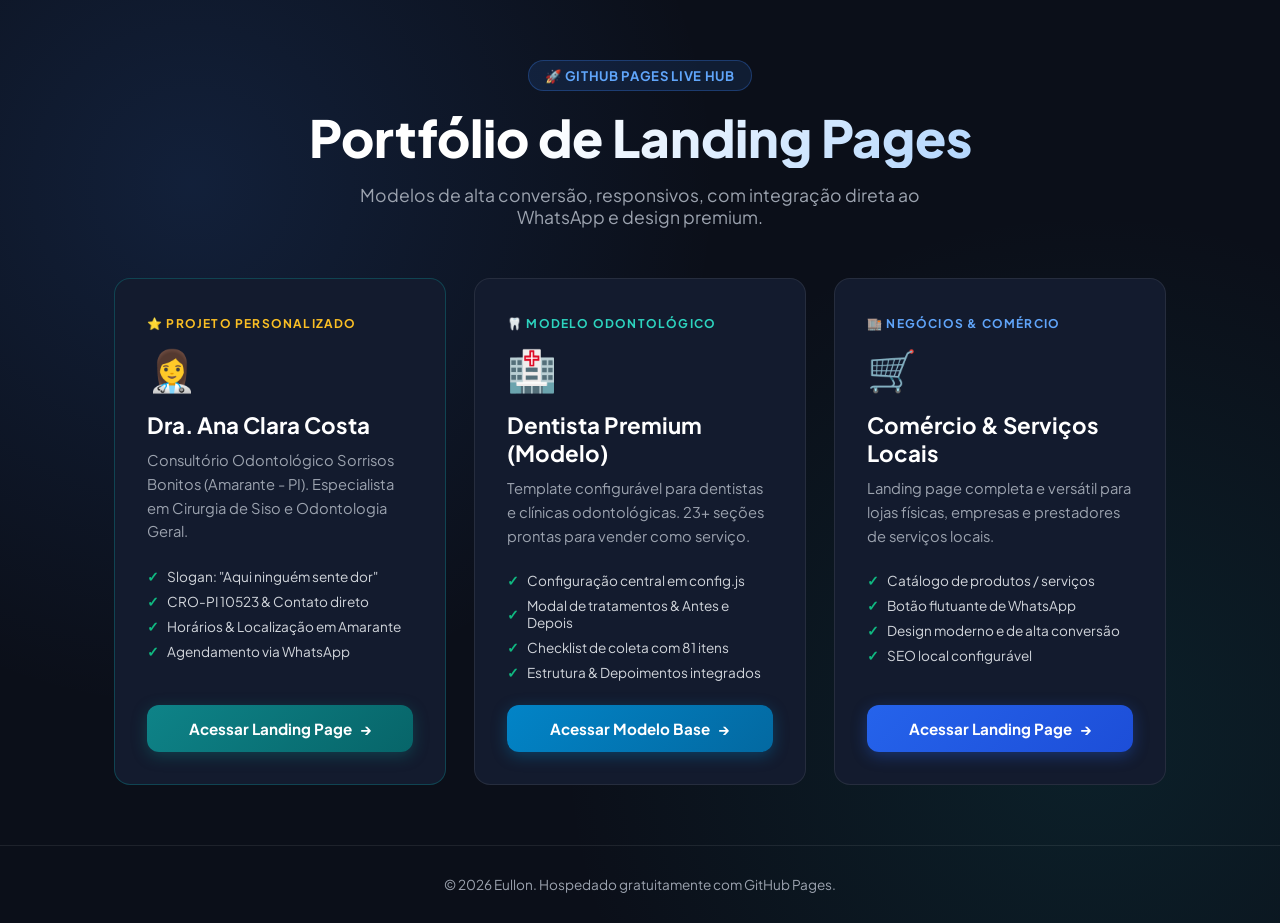
<file: index.html>
<!DOCTYPE html>
<html lang="pt-BR">
<head>
  <meta charset="UTF-8">
  <meta name="viewport" content="width=device-width, initial-scale=1.0">
  <title>Portfólio de Landing Pages — Eullon</title>
  <meta name="description" content="Portal de demonstração das Landing Pages de alta conversão criadas por Eullon.">
  <link rel="preconnect" href="https://fonts.googleapis.com">
  <link rel="preconnect" href="https://fonts.gstatic.com" crossorigin>
  <link href="https://fonts.googleapis.com/css2?family=Plus+Jakarta+Sans:wght@400;500;600;700;800&family=Playfair+Display:wght@600;700&display=swap" rel="stylesheet">
  <style>
    :root {
      --bg: #0b0f19;
      --card-bg: #131b2e;
      --border: rgba(255, 255, 255, 0.08);
      --primary: #3b82f6;
      --accent-teal: #0E8388;
      --accent-gold: #C5A880;
      --text: #f3f4f6;
      --text-muted: #9ca3af;
      --radius: 16px;
      --transition: all 0.3s ease;
    }

    * {
      box-sizing: border-box;
      margin: 0;
      padding: 0;
    }

    body {
      font-family: 'Plus Jakarta Sans', sans-serif;
      background-color: var(--bg);
      color: var(--text);
      min-height: 100vh;
      display: flex;
      flex-direction: column;
      background-image: 
        radial-gradient(circle at 15% 20%, rgba(59, 130, 246, 0.15), transparent 40%),
        radial-gradient(circle at 85% 80%, rgba(14, 131, 136, 0.15), transparent 40%);
    }

    .container {
      max-width: 1100px;
      margin: 0 auto;
      padding: 60px 24px;
      width: 100%;
      flex: 1;
    }

    header {
      text-align: center;
      margin-bottom: 50px;
    }

    .badge {
      display: inline-flex;
      align-items: center;
      gap: 6px;
      background: rgba(59, 130, 246, 0.12);
      border: 1px solid rgba(59, 130, 246, 0.3);
      color: #60a5fa;
      padding: 6px 16px;
      border-radius: 50px;
      font-size: 0.82rem;
      font-weight: 700;
      letter-spacing: 0.05em;
      text-transform: uppercase;
      margin-bottom: 16px;
    }

    h1 {
      font-size: clamp(2.2rem, 5vw, 3.2rem);
      font-weight: 800;
      line-height: 1.2;
      margin-bottom: 16px;
      background: linear-gradient(135deg, #ffffff 40%, #93c5fd 100%);
      -webkit-background-clip: text;
      -webkit-text-fill-color: transparent;
    }

    p.subtitle {
      font-size: 1.1rem;
      color: var(--text-muted);
      max-width: 600px;
      margin: 0 auto;
    }

    .grid {
      display: grid;
      grid-template-columns: repeat(auto-fit, minmax(320px, 1fr));
      gap: 28px;
      margin-top: 40px;
    }

    .card {
      background: var(--card-bg);
      border: 1px solid var(--border);
      border-radius: var(--radius);
      padding: 32px;
      display: flex;
      flex-direction: column;
      justify-content: space-between;
      position: relative;
      overflow: hidden;
      transition: var(--transition);
    }

    .card:hover {
      transform: translateY(-6px);
      border-color: rgba(59, 130, 246, 0.4);
      box-shadow: 0 20px 40px rgba(0, 0, 0, 0.4);
    }

    .card-tag {
      font-size: 0.75rem;
      font-weight: 700;
      text-transform: uppercase;
      letter-spacing: 0.1em;
      margin-bottom: 12px;
      display: inline-block;
    }

    .tag-dentist { color: #2dd4bf; }
    .tag-business { color: #60a5fa; }
    .tag-custom { color: #fbbf24; }

    .card-icon {
      font-size: 2.5rem;
      margin-bottom: 16px;
    }

    .card h2 {
      font-size: 1.4rem;
      font-weight: 700;
      margin-bottom: 10px;
      color: #ffffff;
    }

    .card p {
      color: var(--text-muted);
      font-size: 0.92rem;
      line-height: 1.6;
      margin-bottom: 24px;
      flex-grow: 1;
    }

    .features-list {
      list-style: none;
      margin-bottom: 24px;
    }

    .features-list li {
      display: flex;
      align-items: center;
      gap: 8px;
      font-size: 0.85rem;
      color: #d1d5db;
      margin-bottom: 8px;
    }

    .features-list li::before {
      content: '✓';
      color: #10b981;
      font-weight: bold;
    }

    .btn {
      display: inline-flex;
      align-items: center;
      justify-content: center;
      gap: 8px;
      padding: 14px 24px;
      border-radius: 12px;
      font-weight: 700;
      font-size: 0.95rem;
      text-decoration: none;
      transition: var(--transition);
      width: 100%;
    }

    .btn-primary {
      background: linear-gradient(135deg, #2563eb, #1d4ed8);
      color: #ffffff;
      box-shadow: 0 4px 15px rgba(37, 99, 235, 0.35);
    }

    .btn-primary:hover {
      background: linear-gradient(135deg, #3b82f6, #2563eb);
      box-shadow: 0 8px 25px rgba(37, 99, 235, 0.5);
    }

    .btn-teal {
      background: linear-gradient(135deg, #0E8388, #076569);
      color: #ffffff;
      box-shadow: 0 4px 15px rgba(14, 131, 136, 0.35);
    }

    .btn-teal:hover {
      background: linear-gradient(135deg, #14a0a6, #0E8388);
      box-shadow: 0 8px 25px rgba(14, 131, 136, 0.5);
    }

    .btn-blue-dent {
      background: linear-gradient(135deg, #0284c7, #0369a1);
      color: #ffffff;
      box-shadow: 0 4px 15px rgba(2, 132, 199, 0.35);
    }

    .btn-blue-dent:hover {
      background: linear-gradient(135deg, #0ea5e9, #0284c7);
      box-shadow: 0 8px 25px rgba(2, 132, 199, 0.5);
    }

    footer {
      text-align: center;
      padding: 30px 24px;
      border-top: 1px solid var(--border);
      color: var(--text-muted);
      font-size: 0.85rem;
    }

    footer a {
      color: #60a5fa;
      text-decoration: none;
    }

    @media (max-width: 600px) {
      .container { padding: 40px 16px; }
      header { margin-bottom: 32px; }
      h1 { font-size: 1.9rem; }
      p.subtitle { font-size: 0.95rem; }
      .grid { grid-template-columns: 1fr; gap: 20px; }
      .card { padding: 24px 18px; }
      .btn { min-height: 48px; }
    }
  </style>
</head>
<body>

  <div class="container">
    <header>
      <div class="badge">🚀 GitHub Pages Live Hub</div>
      <h1>Portfólio de Landing Pages</h1>
      <p class="subtitle">Modelos de alta conversão, responsivos, com integração direta ao WhatsApp e design premium.</p>
    </header>

    <div class="grid">

      <!-- Card 1: Dra. Ana Clara -->
      <div class="card" style="border-color: rgba(14, 131, 136, 0.4);">
        <div>
          <span class="card-tag tag-custom">⭐ Projeto Personalizado</span>
          <div class="card-icon">👩‍⚕️</div>
          <h2>Dra. Ana Clara Costa</h2>
          <p>Consultório Odontológico Sorrisos Bonitos (Amarante - PI). Especialista em Cirurgia de Siso e Odontologia Geral.</p>
          <ul class="features-list">
            <li>Slogan: "Aqui ninguém sente dor"</li>
            <li>CRO-PI 10523 & Contato direto</li>
            <li>Horários & Localização em Amarante</li>
            <li>Agendamento via WhatsApp</li>
          </ul>
        </div>
        <a href="./dentista%20ana%20clara/index.html" class="btn btn-teal">
          Acessar Landing Page <span>→</span>
        </a>
      </div>

      <!-- Card 2: Dentista Genérico / Template -->
      <div class="card">
        <div>
          <span class="card-tag tag-dentist">🦷 Modelo Odontológico</span>
          <div class="card-icon">🏥</div>
          <h2>Dentista Premium (Modelo)</h2>
          <p>Template configurável para dentistas e clínicas odontológicas. 23+ seções prontas para vender como serviço.</p>
          <ul class="features-list">
            <li>Configuração central em config.js</li>
            <li>Modal de tratamentos & Antes e Depois</li>
            <li>Checklist de coleta com 81 itens</li>
            <li>Estrutura & Depoimentos integrados</li>
          </ul>
        </div>
        <a href="./dentista/index.html" class="btn btn-blue-dent">
          Acessar Modelo Base <span>→</span>
        </a>
      </div>

      <!-- Card 3: Comércio -->
      <div class="card">
        <div>
          <span class="card-tag tag-business">🏬 Negócios & Comércio</span>
          <div class="card-icon">🛒</div>
          <h2>Comércio & Serviços Locais</h2>
          <p>Landing page completa e versátil para lojas físicas, empresas e prestadores de serviços locais.</p>
          <ul class="features-list">
            <li>Catálogo de produtos / serviços</li>
            <li>Botão flutuante de WhatsApp</li>
            <li>Design moderno e de alta conversão</li>
            <li>SEO local configurável</li>
          </ul>
        </div>
        <a href="./comercio/index.html" class="btn btn-primary">
          Acessar Landing Page <span>→</span>
        </a>
      </div>

    </div>
  </div>

  <footer>
    <p>© 2026 Eullon. Hospedado gratuitamente com GitHub Pages.</p>
  </footer>

</body>
</html>
</file>
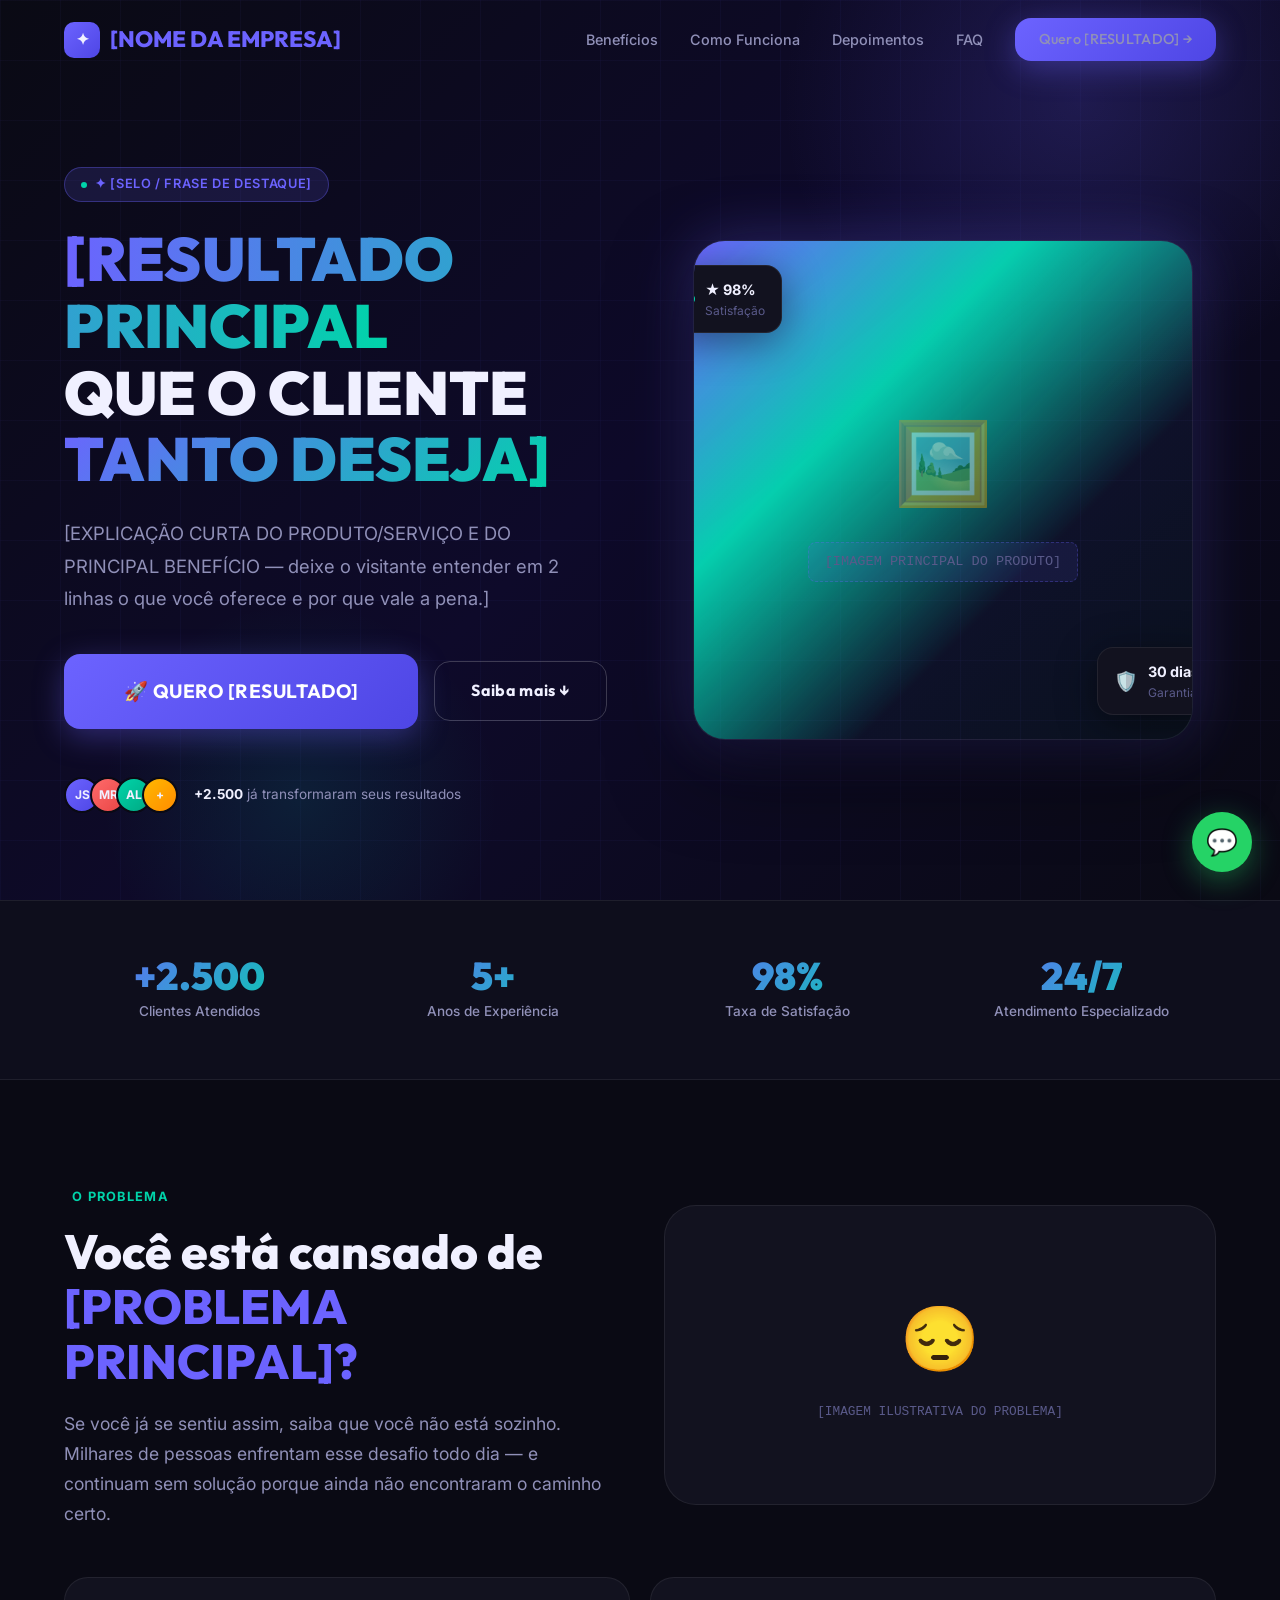
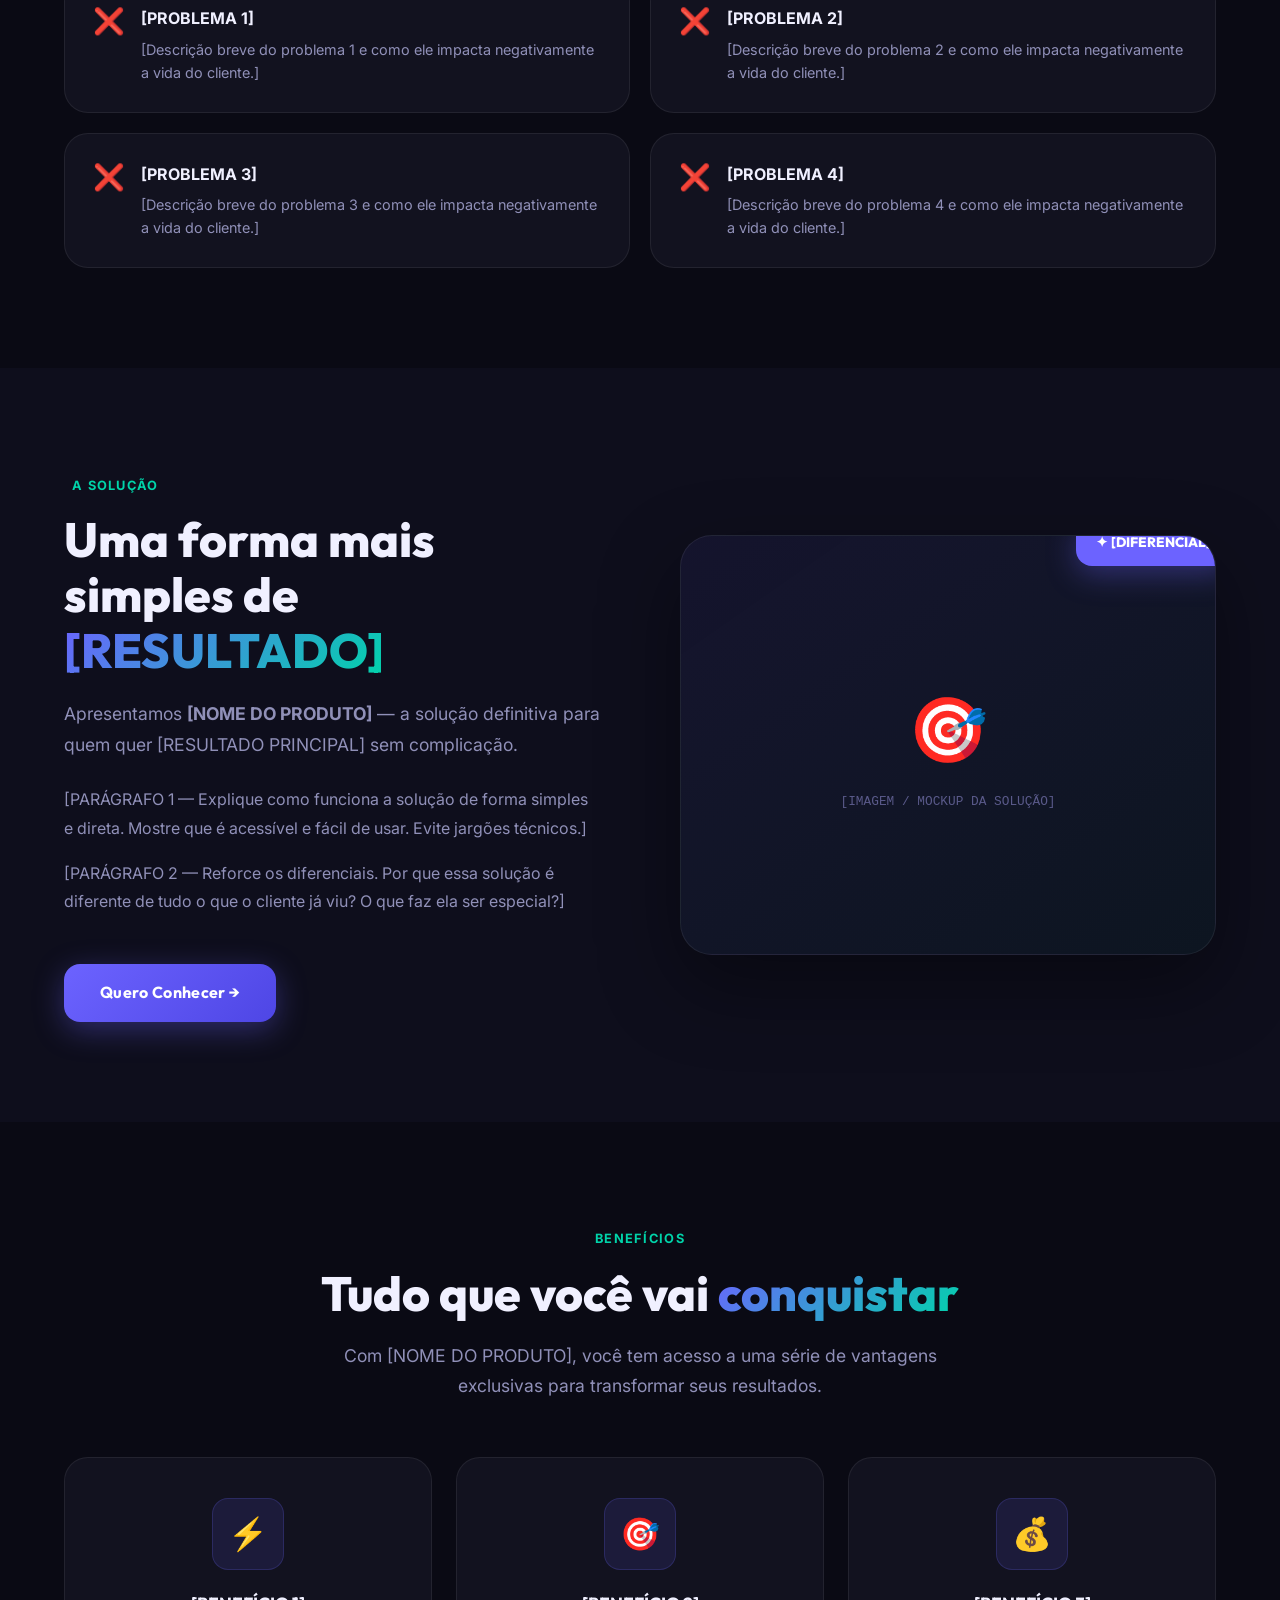
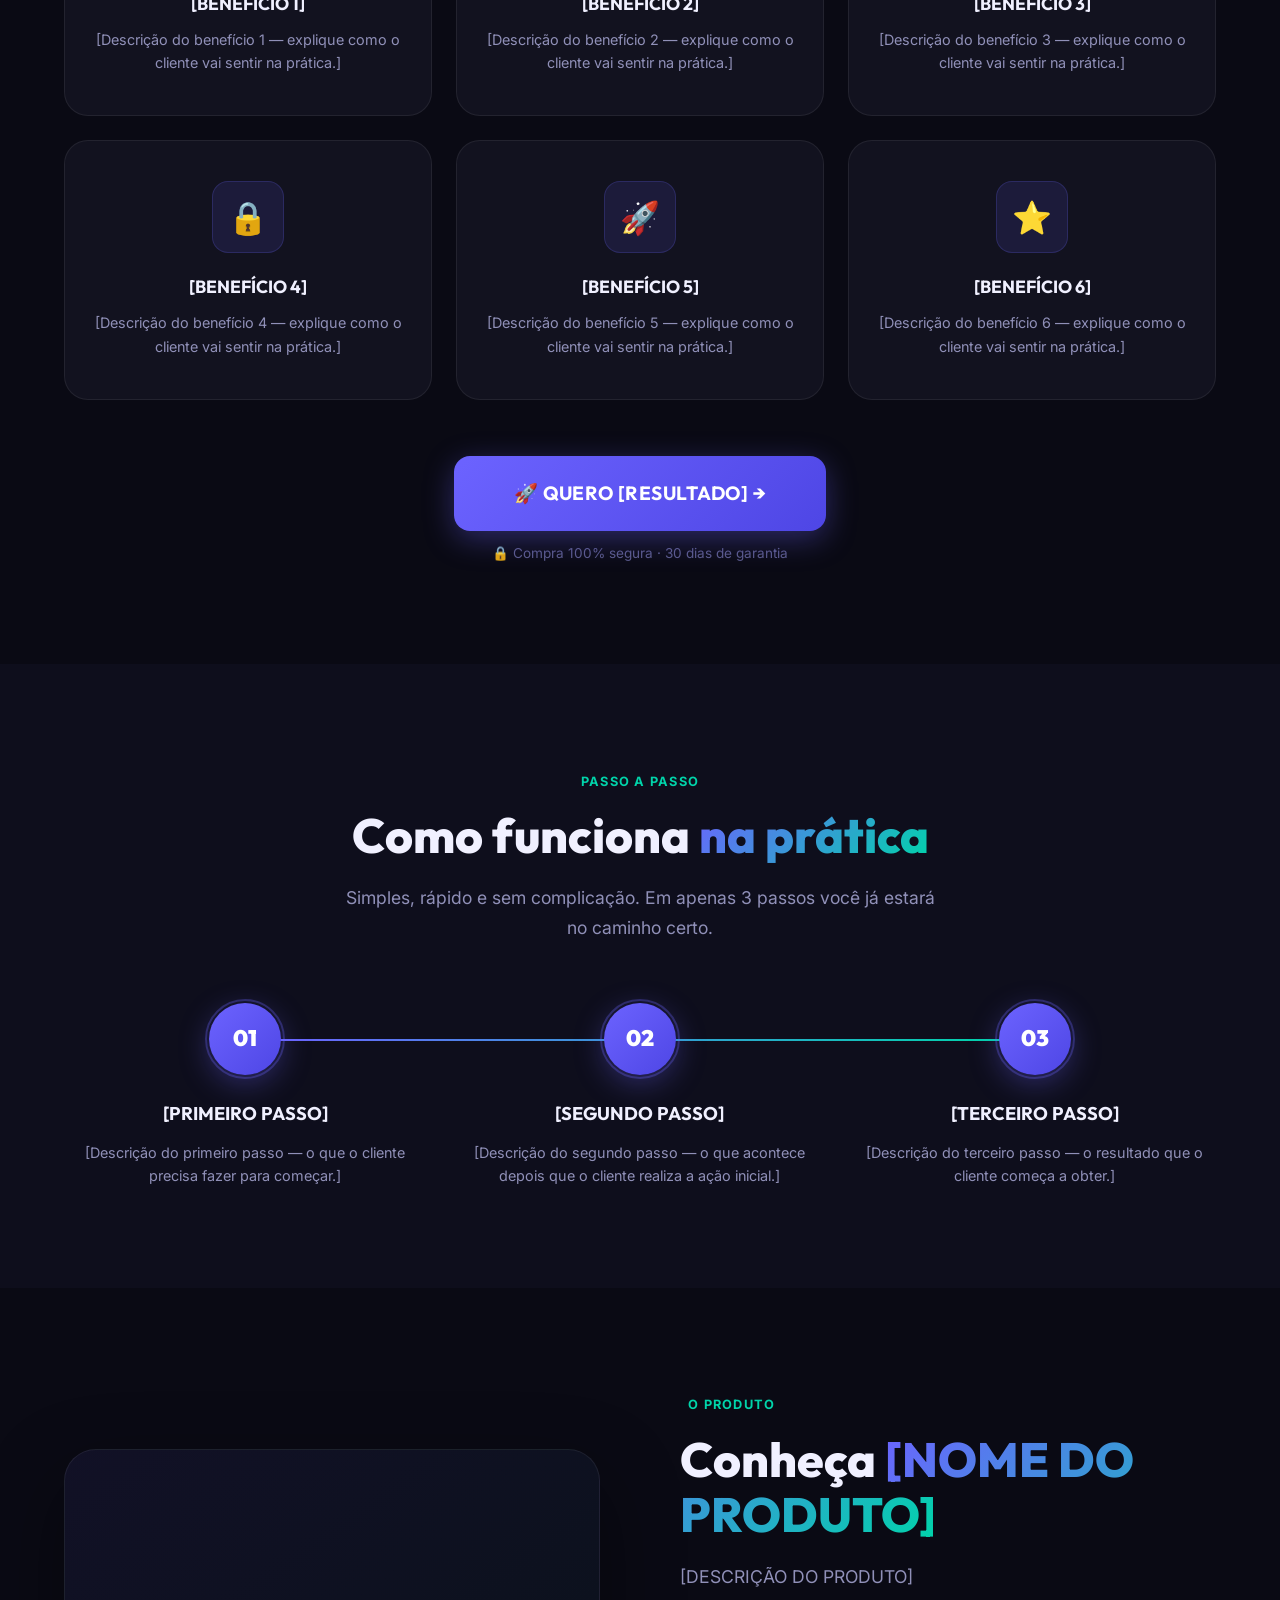
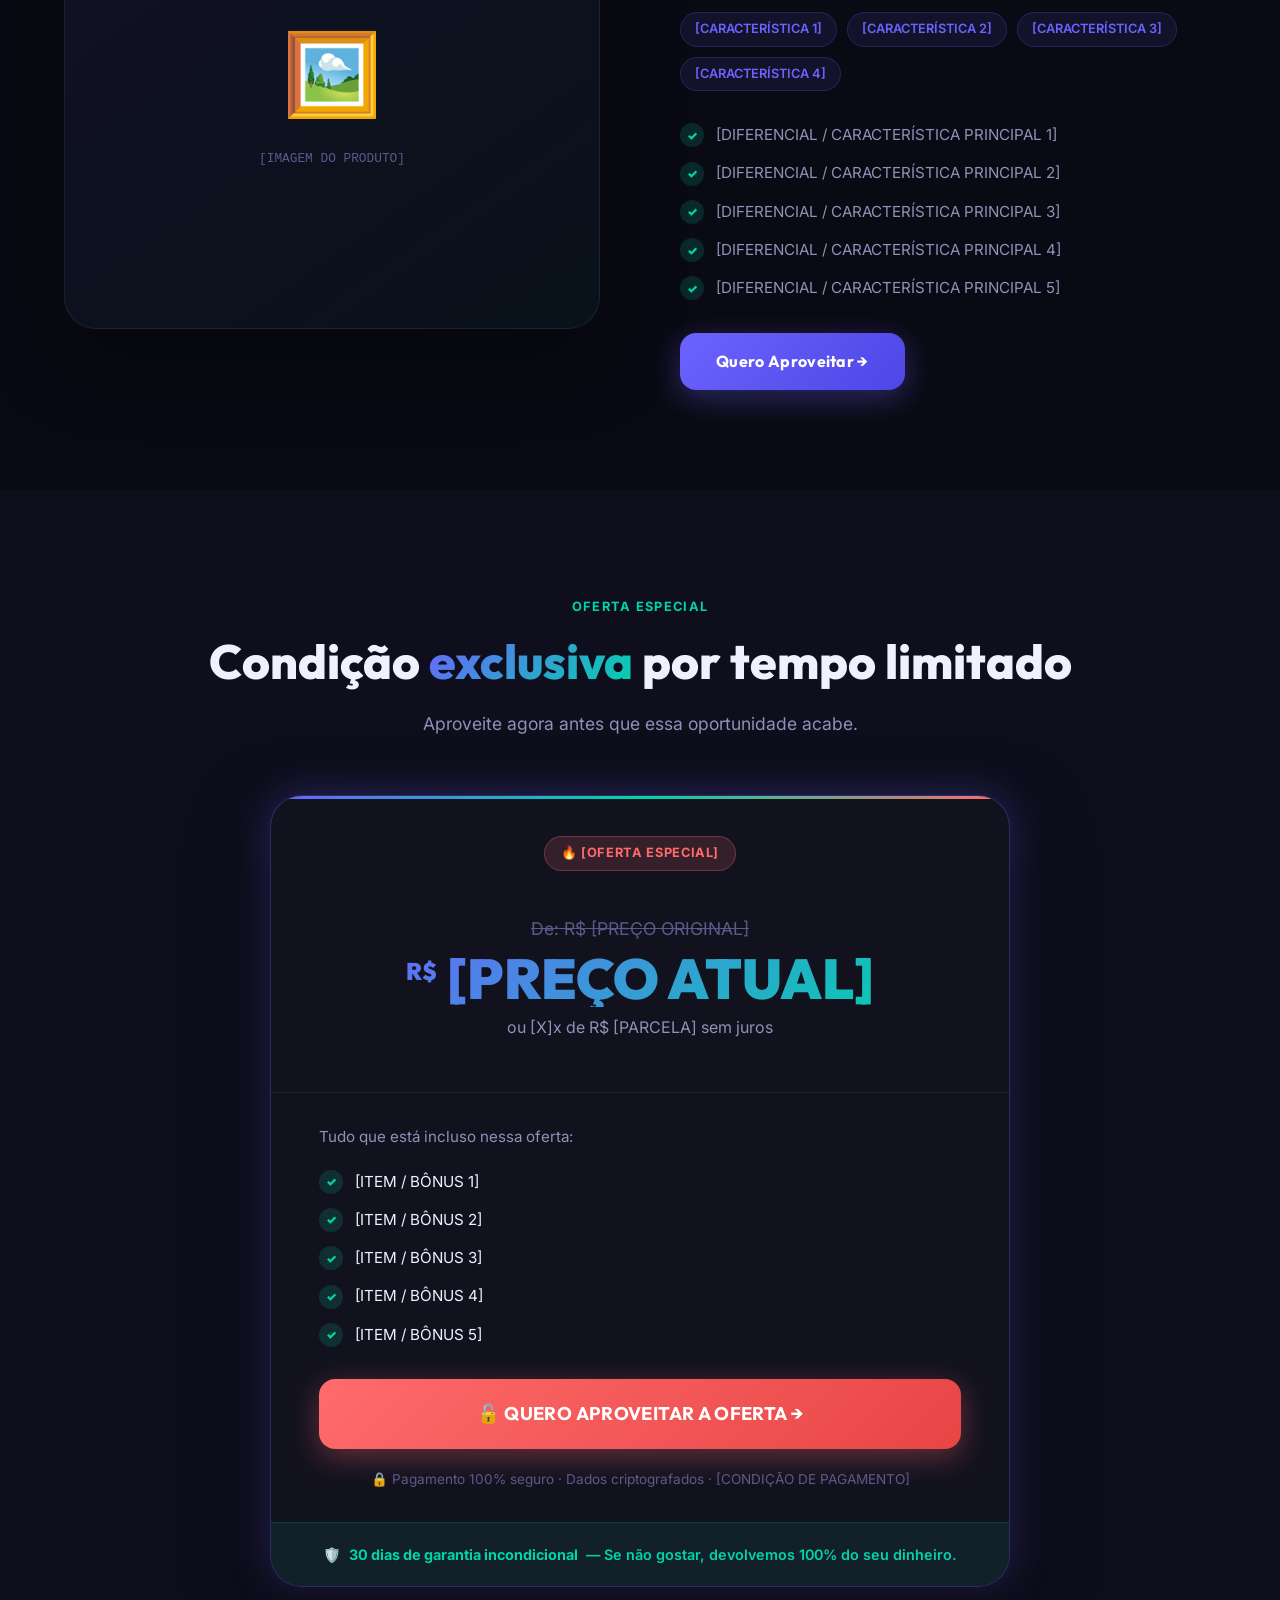
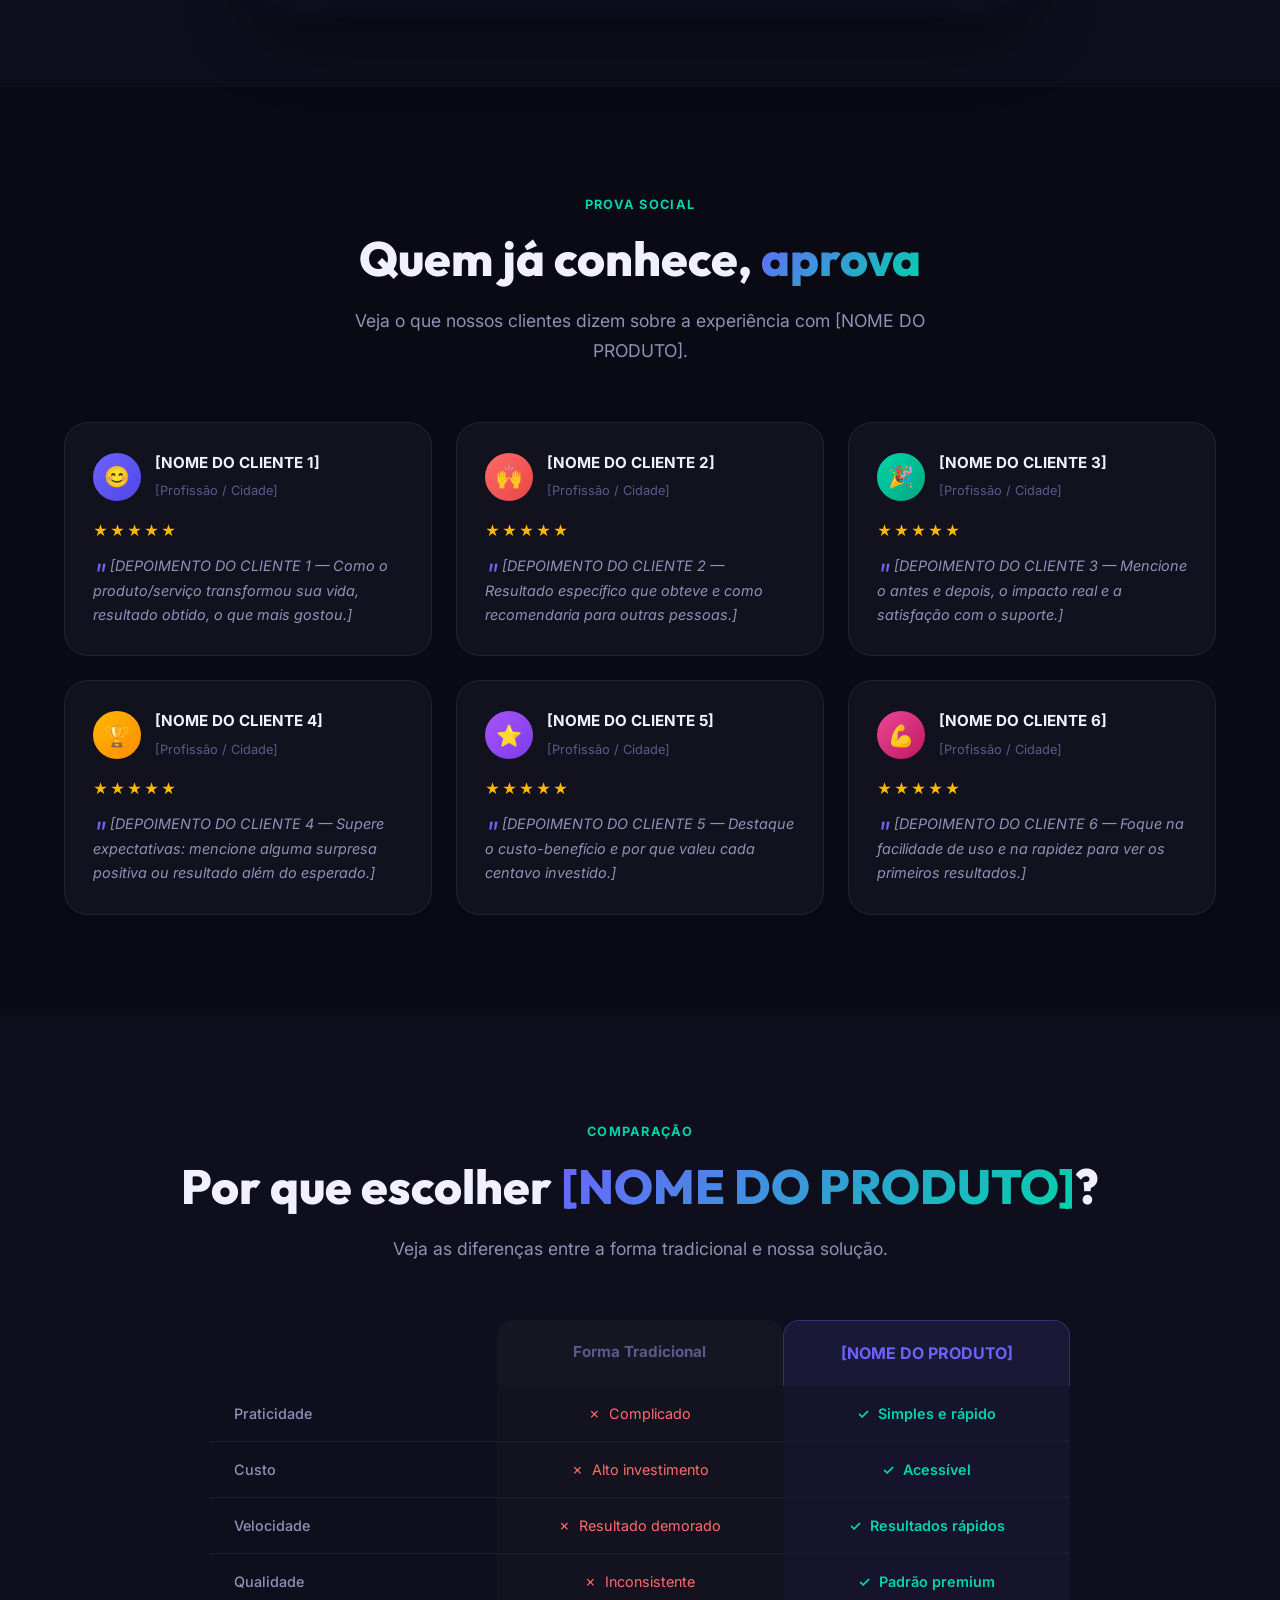
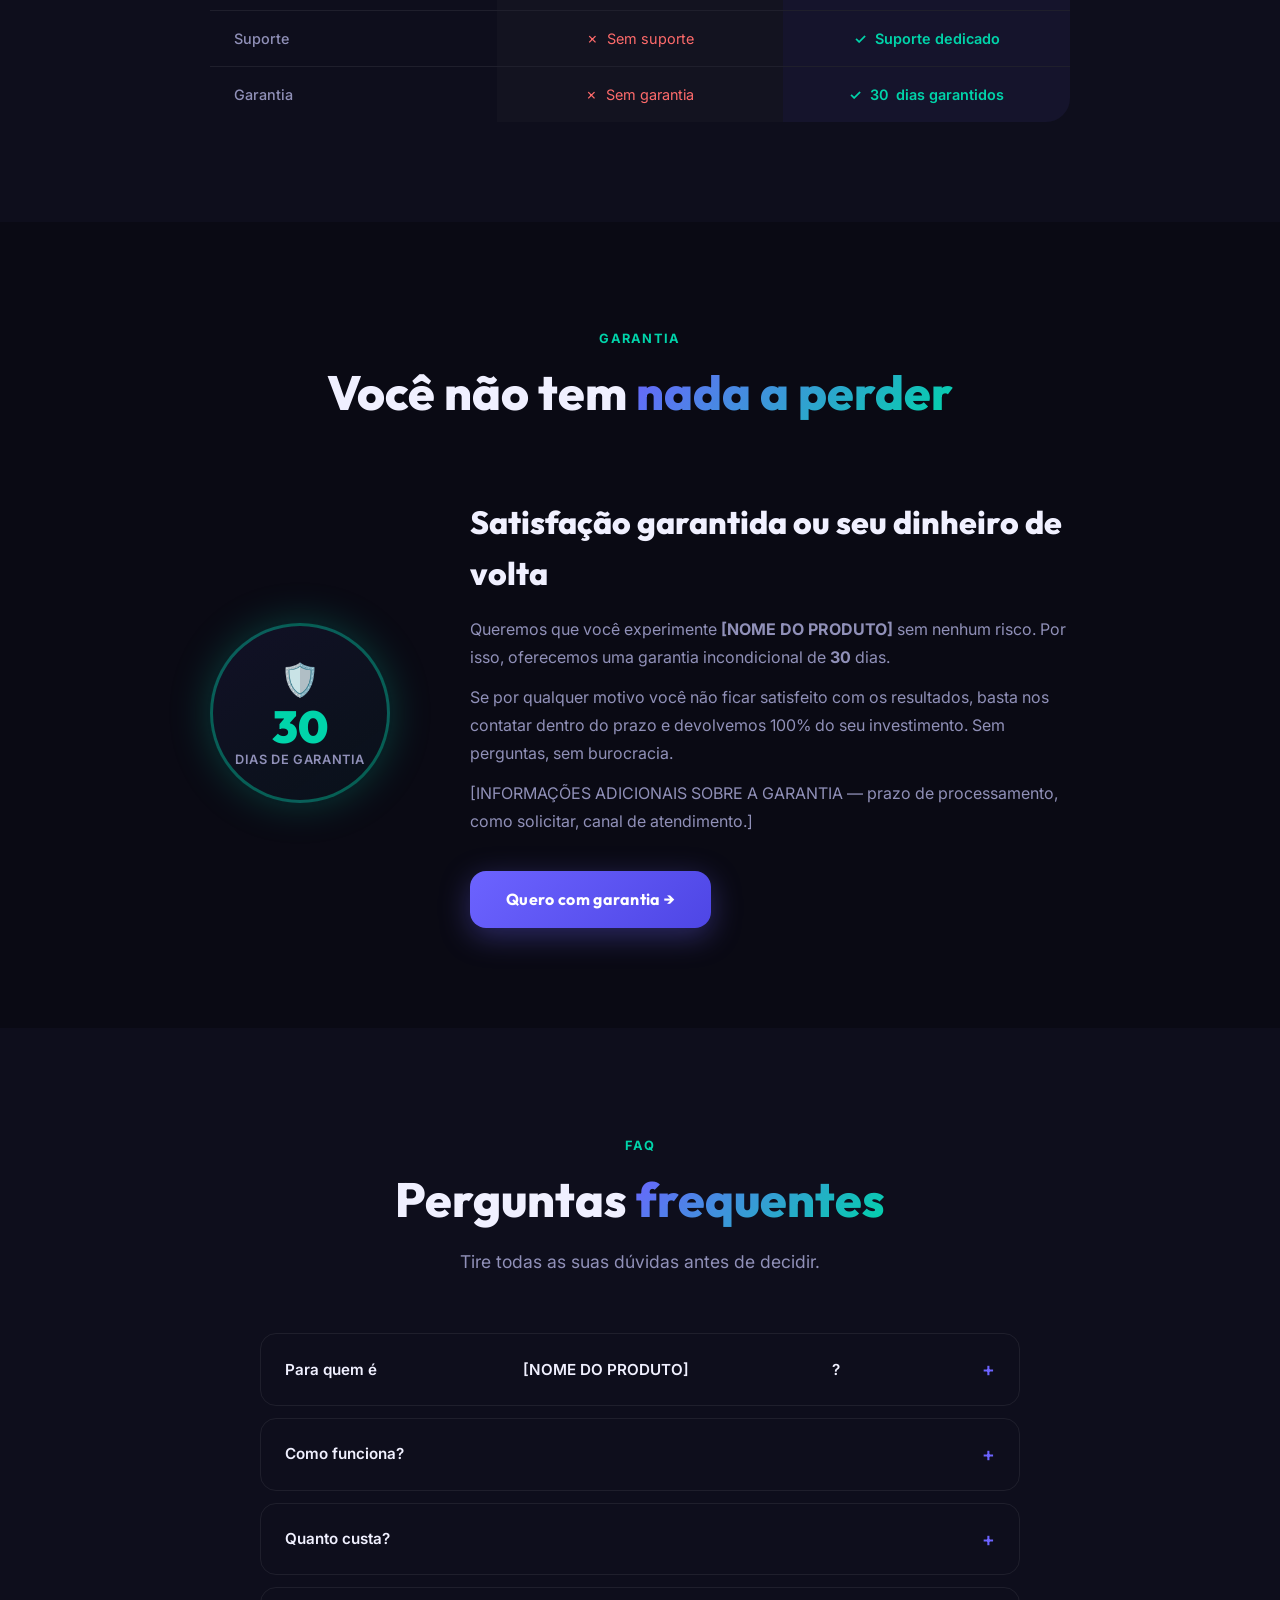
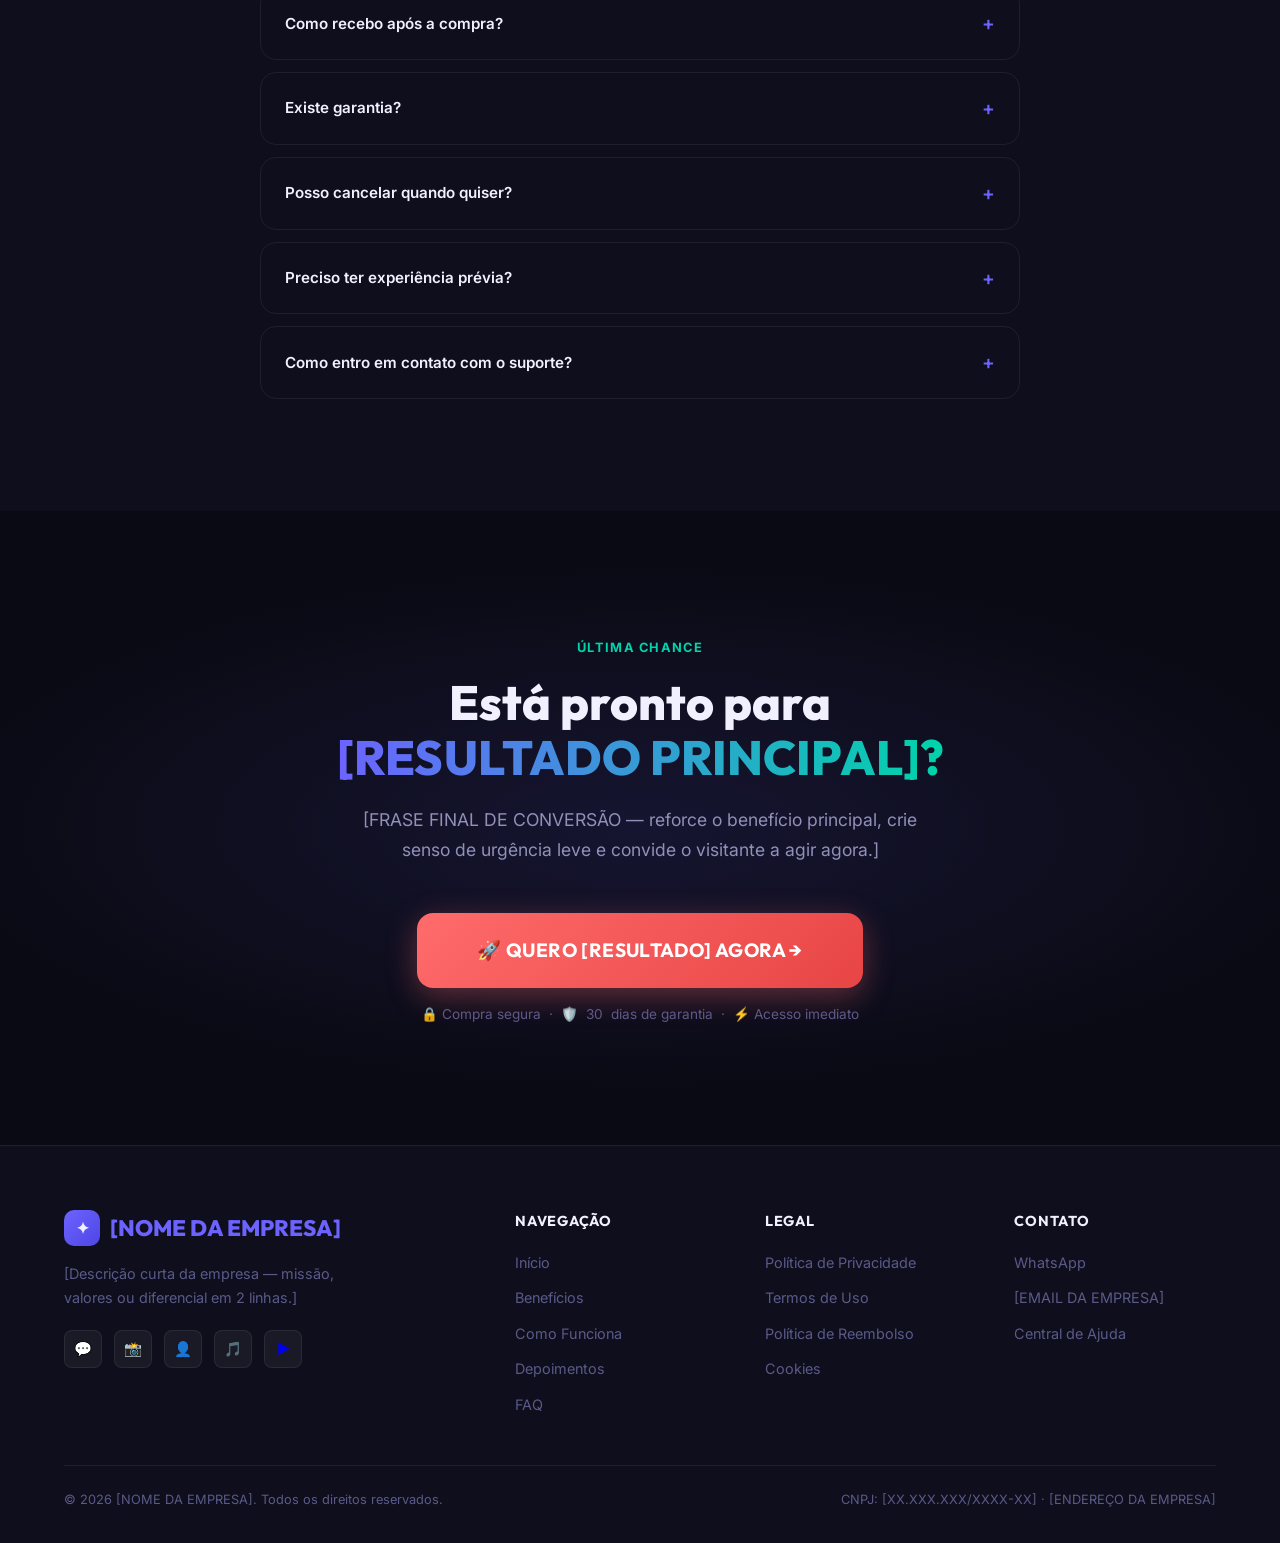
<file: comercio/index.html>
<!DOCTYPE html>
<html lang="pt-BR">
<head>
  <meta charset="UTF-8" />
  <meta name="viewport" content="width=device-width, initial-scale=1.0" />

  <!-- SEO — substituído via config.js -->
  <title>[TÍTULO SEO] — [NOME DA EMPRESA]</title>
  <meta name="description" content="[DESCRIÇÃO SEO]" />
  <meta name="robots" content="index, follow" />
  <meta property="og:title" content="[TÍTULO SEO]" />
  <meta property="og:description" content="[DESCRIÇÃO SEO]" />
  <meta property="og:type" content="website" />
  <meta name="theme-color" content="#6C63FF" />

  <!-- Estilos -->
  <link rel="stylesheet" href="styles.css" />

  <!-- Config (carrega primeiro) -->
  <script src="config.js"></script>
</head>
<body>

<!-- ════════════════════════════════════════════════════════════
     NAVBAR
════════════════════════════════════════════════════════════ -->
<nav id="navbar">
  <div class="container nav-inner">
    <a href="#hero" class="nav-logo">
      <div class="nav-logo-icon">✦</div>
      <span data-config="COMPANY_NAME">[NOME DA EMPRESA]</span>
    </a>

    <ul class="nav-links">
      <li><a href="#benefits">Benefícios</a></li>
      <li><a href="#how-it-works">Como Funciona</a></li>
      <li><a href="#testimonials">Depoimentos</a></li>
      <li><a href="#faq">FAQ</a></li>
      <li><a href="#offer" class="btn btn-primary nav-cta desktop-only" id="nav-cta-btn">Quero [RESULTADO] →</a></li>
    </ul>

    <div id="hamburger" class="hamburger" aria-label="Menu" role="button" tabindex="0">
      <span></span><span></span><span></span>
    </div>
  </div>
</nav>

<!-- Mobile Menu -->
<div id="mobile-menu" class="mobile-menu">
  <ul>
    <li><a href="#benefits">Benefícios</a></li>
    <li><a href="#how-it-works">Como Funciona</a></li>
    <li><a href="#testimonials">Depoimentos</a></li>
    <li><a href="#faq">FAQ</a></li>
    <li><a href="#offer" class="btn btn-primary btn-block">Quero [RESULTADO] →</a></li>
  </ul>
</div>


<!-- ════════════════════════════════════════════════════════════
     HERO — PRIMEIRA DOBRA
════════════════════════════════════════════════════════════ -->
<section id="hero">
  <div class="hero-bg-grid"></div>
  <div class="hero-bg-orb-1"></div>
  <div class="hero-bg-orb-2"></div>

  <div class="container hero-inner">
    <!-- Conteúdo -->
    <div class="hero-content">
      <div class="hero-badge">
        <span class="badge">✦ [SELO / FRASE DE DESTAQUE]</span>
      </div>

      <h1 class="hero-title">
        <span class="shimmer-text">[RESULTADO PRINCIPAL</span><br />
        QUE O CLIENTE<br />
        <span class="gradient-text">TANTO DESEJA]</span>
      </h1>

      <p class="hero-subtitle">
        [EXPLICAÇÃO CURTA DO PRODUTO/SERVIÇO E DO PRINCIPAL BENEFÍCIO — deixe o visitante entender
        em 2 linhas o que você oferece e por que vale a pena.]
      </p>

      <div class="hero-cta-group">
        <a href="#offer" class="btn btn-primary btn-lg" id="hero-cta-primary">
          🚀 QUERO [RESULTADO]
        </a>
        <a href="#how-it-works" class="btn btn-secondary" id="hero-cta-secondary">
          Saiba mais ↓
        </a>
      </div>

      <div class="hero-social-proof">
        <div class="hero-avatars">
          <span class="avatar-a">JS</span>
          <span class="avatar-b">MR</span>
          <span class="avatar-c">AL</span>
          <span class="avatar-d">+</span>
        </div>
        <p class="hero-social-text">
          <strong data-config="CLIENTS_COUNT">[+X CLIENTES]</strong> já transformaram seus resultados
        </p>
      </div>
    </div>

    <!-- Visual -->
    <div class="hero-visual">
      <div class="hero-image-wrapper">
        <div class="hero-image-placeholder">
          <span class="icon">🖼️</span>
          <p>[IMAGEM PRINCIPAL DO PRODUTO]</p>
        </div>

        <!-- Badges flutuantes -->
        <div class="hero-floating-badge top-left">
          <div class="badge-dot"></div>
          <div>
            <div style="font-weight:700; font-size:0.9rem;">★ <span data-config="SATISFACTION_PCT">[X%]</span></div>
            <div style="color:var(--text-muted); font-size:0.75rem;">Satisfação</div>
          </div>
        </div>
        <div class="hero-floating-badge bottom-right">
          <span style="font-size:1.2rem;">🛡️</span>
          <div>
            <div style="font-weight:700; font-size:0.9rem;"><span data-config="GUARANTEE_DAYS">[X]</span> dias</div>
            <div style="color:var(--text-muted); font-size:0.75rem;">Garantia</div>
          </div>
        </div>
      </div>
    </div>
  </div>
</section>


<!-- ════════════════════════════════════════════════════════════
     BARRA DE CONFIANÇA
════════════════════════════════════════════════════════════ -->
<section id="trust-bar">
  <div class="container">
    <div class="trust-inner">
      <div class="trust-item animate-on-scroll">
        <div class="trust-number gradient-text" data-config="CLIENTS_COUNT">[+X CLIENTES]</div>
        <div class="trust-label">Clientes Atendidos</div>
      </div>
      <div class="trust-item animate-on-scroll animate-delay-1">
        <div class="trust-number gradient-text"><span data-config="YEARS_EXP">[X+]</span></div>
        <div class="trust-label">Anos de Experiência</div>
      </div>
      <div class="trust-item animate-on-scroll animate-delay-2">
        <div class="trust-number gradient-text" data-config="SATISFACTION_PCT">[X%]</div>
        <div class="trust-label">Taxa de Satisfação</div>
      </div>
      <div class="trust-item animate-on-scroll animate-delay-3">
        <div class="trust-number gradient-text">24/7</div>
        <div class="trust-label">Atendimento Especializado</div>
      </div>
    </div>
  </div>
</section>


<!-- ════════════════════════════════════════════════════════════
     PROBLEMA
════════════════════════════════════════════════════════════ -->
<section id="problem" class="section">
  <div class="container">
    <div class="problem-header">
      <div>
        <div class="section-label">O PROBLEMA</div>
        <h2 class="section-title">
          Você está cansado de<br/>
          <span>[PROBLEMA PRINCIPAL]?</span>
        </h2>
        <p class="section-subtitle">
          Se você já se sentiu assim, saiba que você não está sozinho.
          Milhares de pessoas enfrentam esse desafio todo dia — e
          continuam sem solução porque ainda não encontraram o caminho certo.
        </p>
      </div>
      <div class="problem-image-side">
        <div class="problem-img-box">
          😔
          <span>[IMAGEM ILUSTRATIVA DO PROBLEMA]</span>
        </div>
      </div>
    </div>

    <div class="problem-grid" style="margin-top:48px;">
      <div class="problem-card animate-on-scroll">
        <div class="problem-icon">❌</div>
        <div class="problem-content">
          <h3>[PROBLEMA 1]</h3>
          <p>[Descrição breve do problema 1 e como ele impacta negativamente a vida do cliente.]</p>
        </div>
      </div>
      <div class="problem-card animate-on-scroll animate-delay-1">
        <div class="problem-icon">❌</div>
        <div class="problem-content">
          <h3>[PROBLEMA 2]</h3>
          <p>[Descrição breve do problema 2 e como ele impacta negativamente a vida do cliente.]</p>
        </div>
      </div>
      <div class="problem-card animate-on-scroll animate-delay-2">
        <div class="problem-icon">❌</div>
        <div class="problem-content">
          <h3>[PROBLEMA 3]</h3>
          <p>[Descrição breve do problema 3 e como ele impacta negativamente a vida do cliente.]</p>
        </div>
      </div>
      <div class="problem-card animate-on-scroll animate-delay-3">
        <div class="problem-icon">❌</div>
        <div class="problem-content">
          <h3>[PROBLEMA 4]</h3>
          <p>[Descrição breve do problema 4 e como ele impacta negativamente a vida do cliente.]</p>
        </div>
      </div>
    </div>
  </div>
</section>


<!-- ════════════════════════════════════════════════════════════
     SOLUÇÃO
════════════════════════════════════════════════════════════ -->
<section id="solution" class="section section-alt">
  <div class="container solution-inner">
    <div class="solution-text animate-on-scroll">
      <div class="section-label">A SOLUÇÃO</div>
      <h2 class="section-title">
        Uma forma mais simples de<br/>
        <span class="gradient-text">[RESULTADO]</span>
      </h2>
      <p class="section-subtitle">
        Apresentamos <strong data-config="PRODUCT_NAME">[NOME DO PRODUTO]</strong> — a solução definitiva
        para quem quer [RESULTADO PRINCIPAL] sem complicação.
      </p>
      <p style="color:var(--text-secondary); line-height:1.8; margin-top:16px;">
        [PARÁGRAFO 1 — Explique como funciona a solução de forma simples e direta.
        Mostre que é acessível e fácil de usar. Evite jargões técnicos.]
      </p>
      <p style="color:var(--text-secondary); line-height:1.8; margin-top:12px;">
        [PARÁGRAFO 2 — Reforce os diferenciais. Por que essa solução é diferente de
        tudo o que o cliente já viu? O que faz ela ser especial?]
      </p>
      <a href="#offer" class="btn btn-primary" style="margin-top:32px;" id="solution-cta">
        Quero Conhecer →
      </a>
    </div>

    <div class="solution-visual animate-on-scroll animate-delay-2">
      <div class="solution-img-box">
        🎯
        <span>[IMAGEM / MOCKUP DA SOLUÇÃO]</span>
        <div class="solution-badge-float">✦ [DIFERENCIAL]</div>
      </div>
    </div>
  </div>
</section>


<!-- ════════════════════════════════════════════════════════════
     BENEFÍCIOS
════════════════════════════════════════════════════════════ -->
<section id="benefits" class="section">
  <div class="container">
    <div class="text-center animate-on-scroll">
      <div class="section-label">BENEFÍCIOS</div>
      <h2 class="section-title">Tudo que você vai <span class="gradient-text">conquistar</span></h2>
      <p class="section-subtitle">
        Com <span data-config="PRODUCT_NAME">[NOME DO PRODUTO]</span>, você tem acesso a
        uma série de vantagens exclusivas para transformar seus resultados.
      </p>
    </div>

    <div class="benefits-grid">
      <div class="card benefit-card animate-on-scroll">
        <div class="benefit-icon">⚡</div>
        <h3>[BENEFÍCIO 1]</h3>
        <p>[Descrição do benefício 1 — explique como o cliente vai sentir na prática.]</p>
      </div>
      <div class="card benefit-card animate-on-scroll animate-delay-1">
        <div class="benefit-icon">🎯</div>
        <h3>[BENEFÍCIO 2]</h3>
        <p>[Descrição do benefício 2 — explique como o cliente vai sentir na prática.]</p>
      </div>
      <div class="card benefit-card animate-on-scroll animate-delay-2">
        <div class="benefit-icon">💰</div>
        <h3>[BENEFÍCIO 3]</h3>
        <p>[Descrição do benefício 3 — explique como o cliente vai sentir na prática.]</p>
      </div>
      <div class="card benefit-card animate-on-scroll animate-delay-3">
        <div class="benefit-icon">🔒</div>
        <h3>[BENEFÍCIO 4]</h3>
        <p>[Descrição do benefício 4 — explique como o cliente vai sentir na prática.]</p>
      </div>
      <div class="card benefit-card animate-on-scroll animate-delay-4">
        <div class="benefit-icon">🚀</div>
        <h3>[BENEFÍCIO 5]</h3>
        <p>[Descrição do benefício 5 — explique como o cliente vai sentir na prática.]</p>
      </div>
      <div class="card benefit-card animate-on-scroll animate-delay-5">
        <div class="benefit-icon">⭐</div>
        <h3>[BENEFÍCIO 6]</h3>
        <p>[Descrição do benefício 6 — explique como o cliente vai sentir na prática.]</p>
      </div>
    </div>

    <!-- CTA intermediário -->
    <div class="text-center" style="margin-top:56px;">
      <a href="#offer" class="btn btn-primary btn-lg" id="benefits-cta">
        🚀 QUERO [RESULTADO] →
      </a>
      <p style="color:var(--text-muted); font-size:0.85rem; margin-top:12px;">
        🔒 Compra 100% segura · <span data-config="GUARANTEE_DAYS">[X]</span> dias de garantia
      </p>
    </div>
  </div>
</section>


<!-- ════════════════════════════════════════════════════════════
     COMO FUNCIONA
════════════════════════════════════════════════════════════ -->
<section id="how-it-works" class="section section-alt">
  <div class="container">
    <div class="text-center animate-on-scroll">
      <div class="section-label">PASSO A PASSO</div>
      <h2 class="section-title">Como funciona <span class="gradient-text">na prática</span></h2>
      <p class="section-subtitle">
        Simples, rápido e sem complicação. Em apenas 3 passos você já estará no caminho certo.
      </p>
    </div>

    <div class="steps-wrapper">
      <div class="step-card animate-on-scroll">
        <div class="step-number">01</div>
        <h3>[PRIMEIRO PASSO]</h3>
        <p>[Descrição do primeiro passo — o que o cliente precisa fazer para começar.]</p>
      </div>
      <div class="step-card animate-on-scroll animate-delay-2">
        <div class="step-number">02</div>
        <h3>[SEGUNDO PASSO]</h3>
        <p>[Descrição do segundo passo — o que acontece depois que o cliente realiza a ação inicial.]</p>
      </div>
      <div class="step-card animate-on-scroll animate-delay-4">
        <div class="step-number">03</div>
        <h3>[TERCEIRO PASSO]</h3>
        <p>[Descrição do terceiro passo — o resultado que o cliente começa a obter.]</p>
      </div>
    </div>
  </div>
</section>


<!-- ════════════════════════════════════════════════════════════
     APRESENTAÇÃO DO PRODUTO
════════════════════════════════════════════════════════════ -->
<section id="product-showcase" class="section">
  <div class="container showcase-inner">
    <div class="showcase-image animate-on-scroll">
      🖼️
      <span>[IMAGEM DO PRODUTO]</span>
    </div>

    <div class="showcase-content animate-on-scroll animate-delay-2">
      <div class="section-label">O PRODUTO</div>
      <h2 class="section-title">
        Conheça <span class="gradient-text" data-config="PRODUCT_NAME">[NOME DO PRODUTO]</span>
      </h2>
      <p class="section-subtitle" data-config="PRODUCT_DESCRIPTION">
        [DESCRIÇÃO DO PRODUTO — fale sobre o que é, para quem é e o principal resultado que entrega.]
      </p>

      <div class="showcase-tags" style="margin-top:20px;">
        <span class="tag">[CARACTERÍSTICA 1]</span>
        <span class="tag">[CARACTERÍSTICA 2]</span>
        <span class="tag">[CARACTERÍSTICA 3]</span>
        <span class="tag">[CARACTERÍSTICA 4]</span>
      </div>

      <ul class="showcase-features">
        <li>[DIFERENCIAL / CARACTERÍSTICA PRINCIPAL 1]</li>
        <li>[DIFERENCIAL / CARACTERÍSTICA PRINCIPAL 2]</li>
        <li>[DIFERENCIAL / CARACTERÍSTICA PRINCIPAL 3]</li>
        <li>[DIFERENCIAL / CARACTERÍSTICA PRINCIPAL 4]</li>
        <li>[DIFERENCIAL / CARACTERÍSTICA PRINCIPAL 5]</li>
      </ul>

      <a href="#offer" class="btn btn-primary" id="showcase-cta">
        Quero Aproveitar →
      </a>
    </div>
  </div>
</section>


<!-- ════════════════════════════════════════════════════════════
     OFERTA
════════════════════════════════════════════════════════════ -->
<section id="offer" class="section section-alt">
  <div class="container">
    <div class="text-center animate-on-scroll">
      <div class="section-label">OFERTA ESPECIAL</div>
      <h2 class="section-title">
        Condição <span class="gradient-text">exclusiva</span> por tempo limitado
      </h2>
      <p class="section-subtitle">
        Aproveite agora antes que essa oportunidade acabe.
      </p>
    </div>

    <div class="offer-box animate-on-scroll">
      <div class="offer-header">
        <div class="offer-label">🔥 [OFERTA ESPECIAL]</div>

        <div class="offer-price">
          <div class="offer-original">
            De: <span data-config="PRODUCT_PRICE_ORIGINAL">[PREÇO ORIGINAL]</span>
          </div>
          <div class="offer-current gradient-text">
            <span>R$</span> [PREÇO ATUAL]
          </div>
          <div class="offer-installments">
            ou <span data-config="PRODUCT_INSTALLMENTS">[X]x de R$ [PARCELA]</span> sem juros
          </div>
        </div>
      </div>

      <div class="offer-body">
        <p style="color:var(--text-secondary); margin-bottom:20px; font-size:0.95rem;">
          Tudo que está incluso nessa oferta:
        </p>
        <ul class="offer-items">
          <li>[ITEM / BÔNUS 1]</li>
          <li>[ITEM / BÔNUS 2]</li>
          <li>[ITEM / BÔNUS 3]</li>
          <li>[ITEM / BÔNUS 4]</li>
          <li>[ITEM / BÔNUS 5]</li>
        </ul>

        <a href="#" class="btn btn-cta btn-block" id="offer-cta-btn" data-config="PURCHASE_LINK">
          🔓 QUERO APROVEITAR A OFERTA →
        </a>

        <div class="offer-security">
          🔒 Pagamento 100% seguro · Dados criptografados · [CONDIÇÃO DE PAGAMENTO]
        </div>
      </div>

      <div class="offer-guarantee-strip">
        🛡️ <strong><span data-config="GUARANTEE_DAYS">[X]</span> dias de garantia incondicional</strong>
        — Se não gostar, devolvemos 100% do seu dinheiro.
      </div>
    </div>
  </div>
</section>


<!-- ════════════════════════════════════════════════════════════
     DEPOIMENTOS
════════════════════════════════════════════════════════════ -->
<section id="testimonials" class="section">
  <div class="container">
    <div class="text-center animate-on-scroll">
      <div class="section-label">PROVA SOCIAL</div>
      <h2 class="section-title">Quem já conhece, <span class="gradient-text">aprova</span></h2>
      <p class="section-subtitle">
        Veja o que nossos clientes dizem sobre a experiência com
        <span data-config="PRODUCT_NAME">[NOME DO PRODUTO]</span>.
      </p>
    </div>

    <div class="testimonials-grid">
      <!-- Depoimento 1 -->
      <div class="card testimonial-card animate-on-scroll">
        <div class="testimonial-header">
          <div class="testimonial-avatar" style="background:linear-gradient(135deg,#6C63FF,#4E46E5);">😊</div>
          <div class="testimonial-info">
            <h4>[NOME DO CLIENTE 1]</h4>
            <span>[Profissão / Cidade]</span>
          </div>
        </div>
        <div class="testimonial-stars">★★★★★</div>
        <p class="testimonial-text">[DEPOIMENTO DO CLIENTE 1 — Como o produto/serviço transformou sua vida, resultado obtido, o que mais gostou.]</p>
      </div>

      <!-- Depoimento 2 -->
      <div class="card testimonial-card animate-on-scroll animate-delay-1">
        <div class="testimonial-header">
          <div class="testimonial-avatar" style="background:linear-gradient(135deg,#FF6B6B,#E84545);">🙌</div>
          <div class="testimonial-info">
            <h4>[NOME DO CLIENTE 2]</h4>
            <span>[Profissão / Cidade]</span>
          </div>
        </div>
        <div class="testimonial-stars">★★★★★</div>
        <p class="testimonial-text">[DEPOIMENTO DO CLIENTE 2 — Resultado específico que obteve e como recomendaria para outras pessoas.]</p>
      </div>

      <!-- Depoimento 3 -->
      <div class="card testimonial-card animate-on-scroll animate-delay-2">
        <div class="testimonial-header">
          <div class="testimonial-avatar" style="background:linear-gradient(135deg,#00D4AA,#00A882);">🎉</div>
          <div class="testimonial-info">
            <h4>[NOME DO CLIENTE 3]</h4>
            <span>[Profissão / Cidade]</span>
          </div>
        </div>
        <div class="testimonial-stars">★★★★★</div>
        <p class="testimonial-text">[DEPOIMENTO DO CLIENTE 3 — Mencione o antes e depois, o impacto real e a satisfação com o suporte.]</p>
      </div>

      <!-- Depoimento 4 -->
      <div class="card testimonial-card animate-on-scroll animate-delay-1">
        <div class="testimonial-header">
          <div class="testimonial-avatar" style="background:linear-gradient(135deg,#FFB800,#FF8C00);">🏆</div>
          <div class="testimonial-info">
            <h4>[NOME DO CLIENTE 4]</h4>
            <span>[Profissão / Cidade]</span>
          </div>
        </div>
        <div class="testimonial-stars">★★★★★</div>
        <p class="testimonial-text">[DEPOIMENTO DO CLIENTE 4 — Supere expectativas: mencione alguma surpresa positiva ou resultado além do esperado.]</p>
      </div>

      <!-- Depoimento 5 -->
      <div class="card testimonial-card animate-on-scroll animate-delay-2">
        <div class="testimonial-header">
          <div class="testimonial-avatar" style="background:linear-gradient(135deg,#A855F7,#7C3AED);">⭐</div>
          <div class="testimonial-info">
            <h4>[NOME DO CLIENTE 5]</h4>
            <span>[Profissão / Cidade]</span>
          </div>
        </div>
        <div class="testimonial-stars">★★★★★</div>
        <p class="testimonial-text">[DEPOIMENTO DO CLIENTE 5 — Destaque o custo-benefício e por que valeu cada centavo investido.]</p>
      </div>

      <!-- Depoimento 6 -->
      <div class="card testimonial-card animate-on-scroll animate-delay-3">
        <div class="testimonial-header">
          <div class="testimonial-avatar" style="background:linear-gradient(135deg,#EC4899,#BE185D);">💪</div>
          <div class="testimonial-info">
            <h4>[NOME DO CLIENTE 6]</h4>
            <span>[Profissão / Cidade]</span>
          </div>
        </div>
        <div class="testimonial-stars">★★★★★</div>
        <p class="testimonial-text">[DEPOIMENTO DO CLIENTE 6 — Foque na facilidade de uso e na rapidez para ver os primeiros resultados.]</p>
      </div>
    </div>
  </div>
</section>


<!-- ════════════════════════════════════════════════════════════
     COMPARAÇÃO
════════════════════════════════════════════════════════════ -->
<section id="comparison" class="section section-alt">
  <div class="container">
    <div class="text-center animate-on-scroll">
      <div class="section-label">COMPARAÇÃO</div>
      <h2 class="section-title">
        Por que escolher <span class="gradient-text" data-config="PRODUCT_NAME">[NOME DO PRODUTO]</span>?
      </h2>
      <p class="section-subtitle">
        Veja as diferenças entre a forma tradicional e nossa solução.
      </p>
    </div>

    <div class="comparison-table animate-on-scroll">
      <div class="comparison-header">
        <div class="comp-col-label feature-col"></div>
        <div class="comp-col-label traditional">Forma Tradicional</div>
        <div class="comp-col-label product" data-config="PRODUCT_NAME">[NOME DO PRODUTO]</div>
      </div>
      <div class="comparison-body">
        <div class="comp-row">
          <div class="comp-cell feature-name">Praticidade</div>
          <div class="comp-cell traditional"><span class="check-n">✗</span> Complicado</div>
          <div class="comp-cell product"><span class="check-y">✓</span> Simples e rápido</div>
        </div>
        <div class="comp-row">
          <div class="comp-cell feature-name">Custo</div>
          <div class="comp-cell traditional"><span class="check-n">✗</span> Alto investimento</div>
          <div class="comp-cell product"><span class="check-y">✓</span> Acessível</div>
        </div>
        <div class="comp-row">
          <div class="comp-cell feature-name">Velocidade</div>
          <div class="comp-cell traditional"><span class="check-n">✗</span> Resultado demorado</div>
          <div class="comp-cell product"><span class="check-y">✓</span> Resultados rápidos</div>
        </div>
        <div class="comp-row">
          <div class="comp-cell feature-name">Qualidade</div>
          <div class="comp-cell traditional"><span class="check-n">✗</span> Inconsistente</div>
          <div class="comp-cell product"><span class="check-y">✓</span> Padrão premium</div>
        </div>
        <div class="comp-row">
          <div class="comp-cell feature-name">Suporte</div>
          <div class="comp-cell traditional"><span class="check-n">✗</span> Sem suporte</div>
          <div class="comp-cell product"><span class="check-y">✓</span> Suporte dedicado</div>
        </div>
        <div class="comp-row">
          <div class="comp-cell feature-name">Garantia</div>
          <div class="comp-cell traditional"><span class="check-n">✗</span> Sem garantia</div>
          <div class="comp-cell product"><span class="check-y">✓</span> <span data-config="GUARANTEE_DAYS">[X]</span> dias garantidos</div>
        </div>
      </div>
    </div>
  </div>
</section>


<!-- ════════════════════════════════════════════════════════════
     GARANTIA
════════════════════════════════════════════════════════════ -->
<section id="guarantee" class="section">
  <div class="container">
    <div class="text-center animate-on-scroll" style="margin-bottom:0;">
      <div class="section-label">GARANTIA</div>
      <h2 class="section-title">Você não tem <span class="gradient-text">nada a perder</span></h2>
    </div>

    <div class="guarantee-inner animate-on-scroll">
      <div class="guarantee-badge">
        <div class="shield">🛡️</div>
        <div class="days" data-config="GUARANTEE_DAYS">[X]</div>
        <div class="days-label">DIAS DE GARANTIA</div>
      </div>
      <div class="guarantee-content">
        <h2>Satisfação garantida ou seu dinheiro de volta</h2>
        <p>
          Queremos que você experimente <strong data-config="PRODUCT_NAME">[NOME DO PRODUTO]</strong> sem
          nenhum risco. Por isso, oferecemos uma garantia incondicional de
          <strong data-config="GUARANTEE_DAYS">[X]</strong> dias.
        </p>
        <p>
          Se por qualquer motivo você não ficar satisfeito com os resultados, basta nos
          contatar dentro do prazo e devolvemos 100% do seu investimento. Sem perguntas,
          sem burocracia.
        </p>
        <p>
          [INFORMAÇÕES ADICIONAIS SOBRE A GARANTIA — prazo de processamento,
          como solicitar, canal de atendimento.]
        </p>
        <a href="#offer" class="btn btn-primary" style="margin-top:24px;" id="guarantee-cta">
          Quero com garantia →
        </a>
      </div>
    </div>
  </div>
</section>


<!-- ════════════════════════════════════════════════════════════
     FAQ
════════════════════════════════════════════════════════════ -->
<section id="faq" class="section section-alt">
  <div class="container">
    <div class="text-center animate-on-scroll">
      <div class="section-label">FAQ</div>
      <h2 class="section-title">Perguntas <span class="gradient-text">frequentes</span></h2>
      <p class="section-subtitle">Tire todas as suas dúvidas antes de decidir.</p>
    </div>

    <div class="faq-wrapper animate-on-scroll">
      <div class="faq-item">
        <div class="faq-question" role="button" tabindex="0">
          Para quem é <span data-config="PRODUCT_NAME" style="margin-left:4px;">[NOME DO PRODUTO]</span>?
          <span class="faq-icon">+</span>
        </div>
        <div class="faq-answer">
          <div class="faq-answer-inner">
            [RESPOSTA — Descreva o perfil do cliente ideal: quem vai se beneficiar mais,
            qual problema ele precisa ter, qual nível de experiência é necessário.]
          </div>
        </div>
      </div>

      <div class="faq-item">
        <div class="faq-question" role="button" tabindex="0">
          Como funciona?
          <span class="faq-icon">+</span>
        </div>
        <div class="faq-answer">
          <div class="faq-answer-inner">
            [RESPOSTA — Explique o funcionamento de forma simples: o que o cliente
            recebe, como acessa, qual o processo para começar a usar.]
          </div>
        </div>
      </div>

      <div class="faq-item">
        <div class="faq-question" role="button" tabindex="0">
          Quanto custa?
          <span class="faq-icon">+</span>
        </div>
        <div class="faq-answer">
          <div class="faq-answer-inner">
            [RESPOSTA — Informe o preço, as formas de pagamento disponíveis e
            se há parcelamento. Explique o custo-benefício.]
          </div>
        </div>
      </div>

      <div class="faq-item">
        <div class="faq-question" role="button" tabindex="0">
          Como recebo após a compra?
          <span class="faq-icon">+</span>
        </div>
        <div class="faq-answer">
          <div class="faq-answer-inner">
            [RESPOSTA — Descreva o processo de entrega: físico, digital, prazo,
            o que esperar após o pagamento ser confirmado.]
          </div>
        </div>
      </div>

      <div class="faq-item">
        <div class="faq-question" role="button" tabindex="0">
          Existe garantia?
          <span class="faq-icon">+</span>
        </div>
        <div class="faq-answer">
          <div class="faq-answer-inner">
            Sim! Oferecemos <strong data-config="GUARANTEE_DAYS">[X]</strong> dias de garantia incondicional.
            [RESPOSTA — Explique como funciona a garantia, como solicitar o reembolso
            e qual o prazo para o dinheiro retornar.]
          </div>
        </div>
      </div>

      <div class="faq-item">
        <div class="faq-question" role="button" tabindex="0">
          Posso cancelar quando quiser?
          <span class="faq-icon">+</span>
        </div>
        <div class="faq-answer">
          <div class="faq-answer-inner">
            [RESPOSTA — Explique a política de cancelamento: se é possível cancelar,
            como fazer, se há algum período mínimo de fidelidade.]
          </div>
        </div>
      </div>

      <div class="faq-item">
        <div class="faq-question" role="button" tabindex="0">
          Preciso ter experiência prévia?
          <span class="faq-icon">+</span>
        </div>
        <div class="faq-answer">
          <div class="faq-answer-inner">
            [RESPOSTA — Diga se o produto é para iniciantes ou avançados,
            se há curva de aprendizado e se há suporte para quem está começando.]
          </div>
        </div>
      </div>

      <div class="faq-item">
        <div class="faq-question" role="button" tabindex="0">
          Como entro em contato com o suporte?
          <span class="faq-icon">+</span>
        </div>
        <div class="faq-answer">
          <div class="faq-answer-inner">
            [RESPOSTA — Liste os canais de atendimento disponíveis (WhatsApp, e-mail, chat),
            o horário de funcionamento e o tempo médio de resposta.]
          </div>
        </div>
      </div>
    </div>
  </div>
</section>


<!-- ════════════════════════════════════════════════════════════
     CTA FINAL
════════════════════════════════════════════════════════════ -->
<section id="final-cta">
  <div class="final-cta-bg"></div>
  <div class="container final-cta-content animate-on-scroll">
    <div class="section-label" style="justify-content:center;">ÚLTIMA CHANCE</div>
    <h2 class="section-title">
      Está pronto para<br/>
      <span class="shimmer-text">[RESULTADO PRINCIPAL]?</span>
    </h2>
    <p class="section-subtitle">
      [FRASE FINAL DE CONVERSÃO — reforce o benefício principal, crie senso de urgência
      leve e convide o visitante a agir agora.]
    </p>

    <div class="final-cta-group">
      <a href="#offer" class="btn btn-cta btn-lg" id="final-cta-btn">
        🚀 QUERO [RESULTADO] AGORA →
      </a>
      <div class="final-security">
        🔒 Compra segura &nbsp;·&nbsp; 🛡️ <span data-config="GUARANTEE_DAYS">[X]</span> dias de garantia &nbsp;·&nbsp; ⚡ Acesso imediato
      </div>
    </div>
  </div>
</section>


<!-- ════════════════════════════════════════════════════════════
     RODAPÉ
════════════════════════════════════════════════════════════ -->
<footer id="footer">
  <div class="container">
    <div class="footer-grid">
      <!-- Marca -->
      <div class="footer-brand">
        <a href="#hero" class="nav-logo">
          <div class="nav-logo-icon">✦</div>
          <span data-config="COMPANY_NAME">[NOME DA EMPRESA]</span>
        </a>
        <p>[Descrição curta da empresa — missão, valores ou diferencial em 2 linhas.]</p>
        <div class="footer-social">
          <a href="#" class="social-icon wapp-link" aria-label="WhatsApp" data-config="WHATSAPP_LINK">💬</a>
          <a href="#" class="social-icon" aria-label="Instagram" data-config="INSTAGRAM_LINK">📸</a>
          <a href="#" class="social-icon" aria-label="Facebook" data-config="FACEBOOK_LINK">👤</a>
          <a href="#" class="social-icon" aria-label="TikTok" data-config="TIKTOK_LINK">🎵</a>
          <a href="#" class="social-icon" aria-label="YouTube" data-config="YOUTUBE_LINK">▶️</a>
        </div>
      </div>

      <!-- Links -->
      <div class="footer-col">
        <h4>Navegação</h4>
        <ul>
          <li><a href="#hero">Início</a></li>
          <li><a href="#benefits">Benefícios</a></li>
          <li><a href="#how-it-works">Como Funciona</a></li>
          <li><a href="#testimonials">Depoimentos</a></li>
          <li><a href="#faq">FAQ</a></li>
        </ul>
      </div>

      <!-- Legal -->
      <div class="footer-col">
        <h4>Legal</h4>
        <ul>
          <li><a href="#">Política de Privacidade</a></li>
          <li><a href="#">Termos de Uso</a></li>
          <li><a href="#">Política de Reembolso</a></li>
          <li><a href="#">Cookies</a></li>
        </ul>
      </div>

      <!-- Contato -->
      <div class="footer-col">
        <h4>Contato</h4>
        <ul>
          <li><a href="#" class="wapp-link" data-config="WHATSAPP_LINK">WhatsApp</a></li>
          <li><a href="mailto:[EMAIL]">[EMAIL DA EMPRESA]</a></li>
          <li><a href="#">Central de Ajuda</a></li>
        </ul>
      </div>
    </div>

    <div class="footer-bottom">
      <p>© <span id="footer-year"></span> <span data-config="COMPANY_NAME">[NOME DA EMPRESA]</span>. Todos os direitos reservados.</p>
      <p class="footer-legal">CNPJ: <span data-config="CNPJ">[XX.XXX.XXX/XXXX-XX]</span> · <span data-config="COMPANY_ADDRESS">[ENDEREÇO]</span></p>
    </div>
  </div>
</footer>


<!-- ════════════════════════════════════════════════════════════
     BOTÃO FLUTUANTE WHATSAPP
════════════════════════════════════════════════════════════ -->
<div id="wapp-float">
  <span class="wapp-label">Fale conosco</span>
  <a href="#" class="wapp-btn wapp-link" aria-label="WhatsApp" id="wapp-btn" target="_blank" rel="noopener noreferrer">
    💬
  </a>
</div>


<!-- Scripts -->
<script src="script.js"></script>
<script>
  // Ano no footer
  document.getElementById('footer-year').textContent = new Date().getFullYear();
</script>

</body>
</html>
</file>
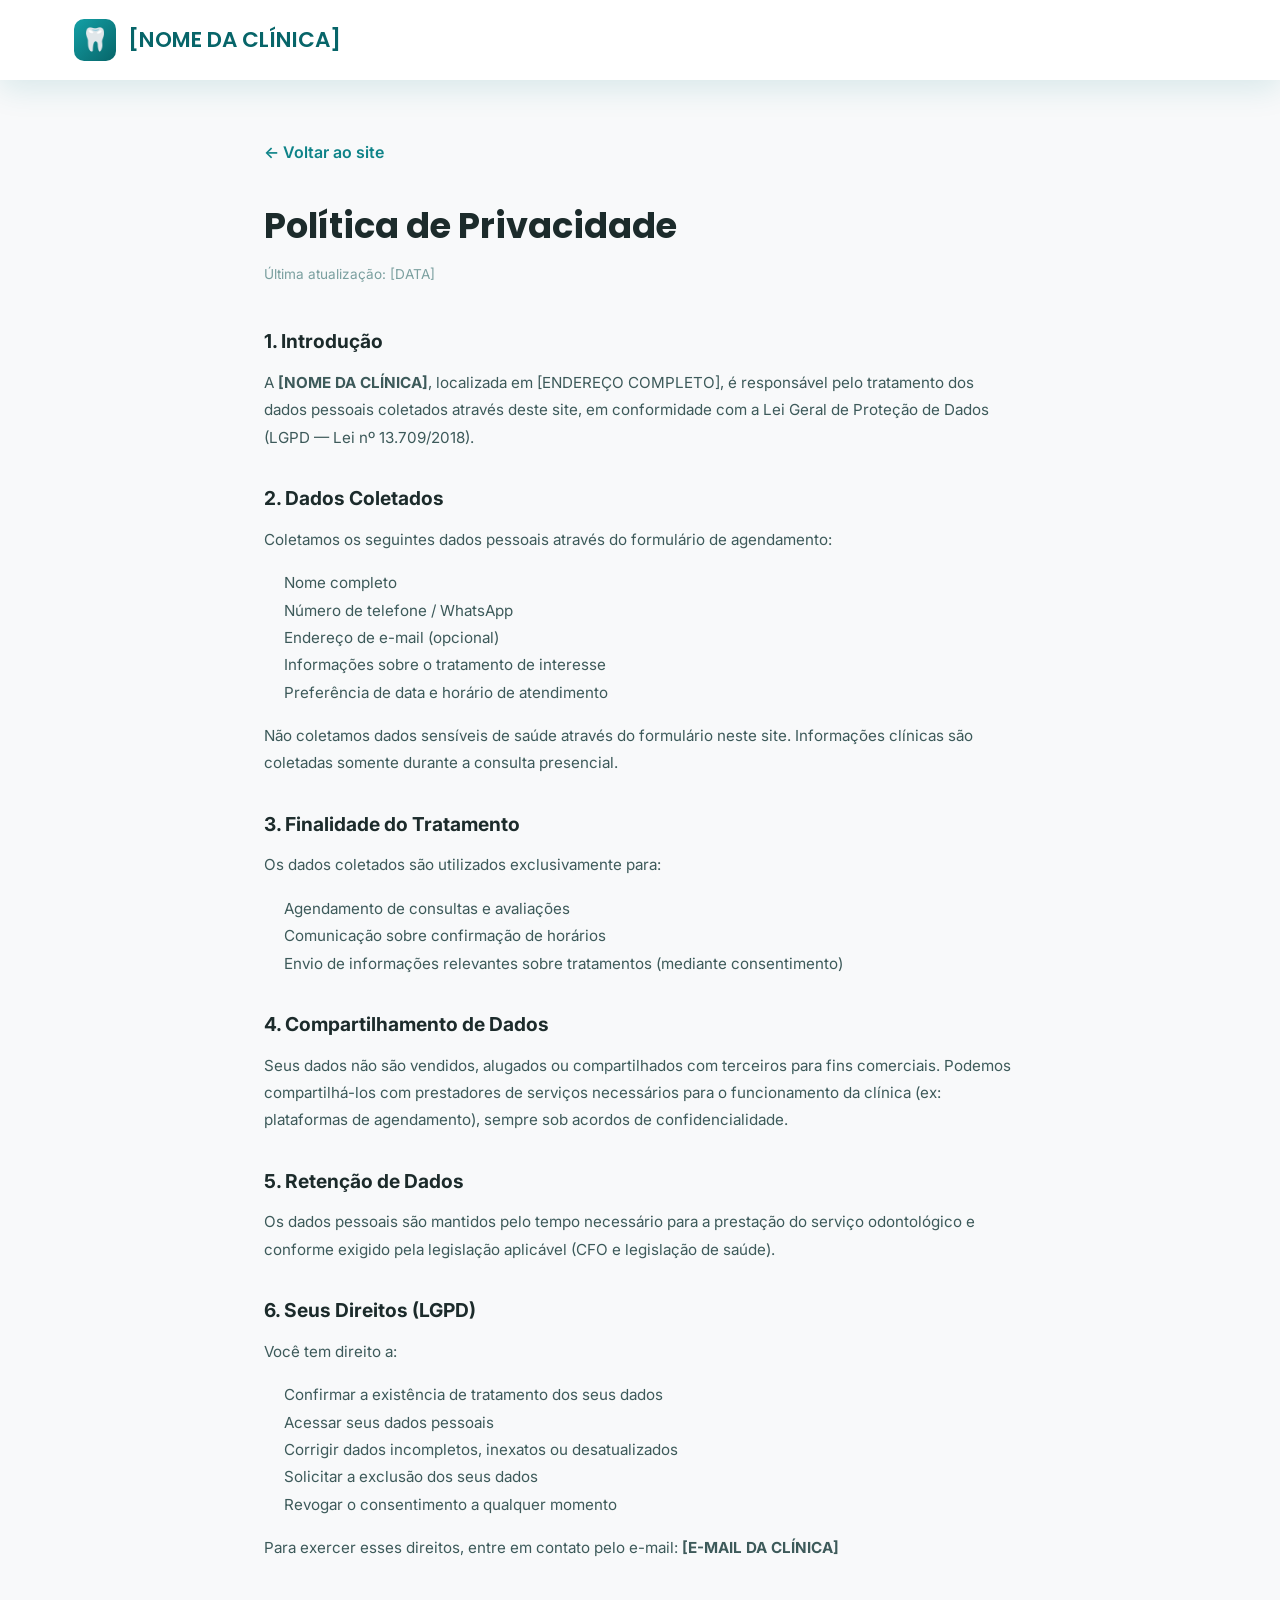
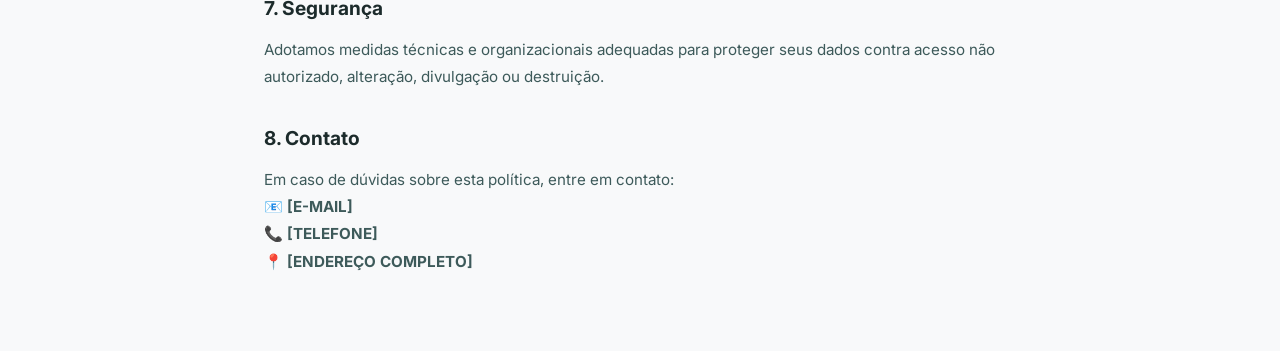
<file: dentista ana clara/privacidade.html>
<!DOCTYPE html>
<html lang="pt-BR">
<head>
  <meta charset="UTF-8">
  <meta name="viewport" content="width=device-width, initial-scale=1.0">
  <title>Política de Privacidade — [NOME DA CLÍNICA]</title>
  <meta name="robots" content="noindex, nofollow">
  <link rel="preconnect" href="https://fonts.googleapis.com">
  <link rel="preconnect" href="https://fonts.gstatic.com" crossorigin>
  <link rel="stylesheet" href="styles.css">
  <style>
    body { padding-top: 80px; }
    .privacy-content { max-width: 800px; margin: 0 auto; padding: 60px 24px; }
    .privacy-content h1 { font-family: var(--font-heading); font-size: 2.2rem; color: var(--text); margin-bottom: 8px; }
    .privacy-content .updated { font-size: .85rem; color: var(--text-muted); margin-bottom: 40px; }
    .privacy-content h2 { font-size: 1.2rem; color: var(--text); margin: 32px 0 12px; }
    .privacy-content p { color: var(--text-light); line-height: 1.8; margin-bottom: 16px; font-size: .95rem; }
    .privacy-content ul { color: var(--text-light); line-height: 1.8; font-size: .95rem; padding-left: 20px; margin-bottom: 16px; }
    .back-btn { display: inline-flex; align-items: center; gap: 8px; margin-bottom: 32px; color: var(--primary); font-weight: 600; }
  </style>
</head>
<body>
<nav id="navbar" class="scrolled">
  <div class="container">
    <div class="nav-inner">
      <a href="index.html" class="nav-logo" style="color:var(--primary-dark)">
        <div class="nav-logo-icon">🦷</div>
        <span>[NOME DA CLÍNICA]</span>
      </a>
    </div>
  </div>
</nav>

<main class="privacy-content">
  <a href="index.html" class="back-btn">← Voltar ao site</a>
  <h1>Política de Privacidade</h1>
  <p class="updated">Última atualização: [DATA]</p>

  <h2>1. Introdução</h2>
  <p>
    A <strong>[NOME DA CLÍNICA]</strong>, localizada em [ENDEREÇO COMPLETO], é responsável pelo tratamento dos dados pessoais coletados através deste site, em conformidade com a Lei Geral de Proteção de Dados (LGPD — Lei nº 13.709/2018).
  </p>

  <h2>2. Dados Coletados</h2>
  <p>Coletamos os seguintes dados pessoais através do formulário de agendamento:</p>
  <ul>
    <li>Nome completo</li>
    <li>Número de telefone / WhatsApp</li>
    <li>Endereço de e-mail (opcional)</li>
    <li>Informações sobre o tratamento de interesse</li>
    <li>Preferência de data e horário de atendimento</li>
  </ul>
  <p>Não coletamos dados sensíveis de saúde através do formulário neste site. Informações clínicas são coletadas somente durante a consulta presencial.</p>

  <h2>3. Finalidade do Tratamento</h2>
  <p>Os dados coletados são utilizados exclusivamente para:</p>
  <ul>
    <li>Agendamento de consultas e avaliações</li>
    <li>Comunicação sobre confirmação de horários</li>
    <li>Envio de informações relevantes sobre tratamentos (mediante consentimento)</li>
  </ul>

  <h2>4. Compartilhamento de Dados</h2>
  <p>
    Seus dados não são vendidos, alugados ou compartilhados com terceiros para fins comerciais. Podemos compartilhá-los com prestadores de serviços necessários para o funcionamento da clínica (ex: plataformas de agendamento), sempre sob acordos de confidencialidade.
  </p>

  <h2>5. Retenção de Dados</h2>
  <p>
    Os dados pessoais são mantidos pelo tempo necessário para a prestação do serviço odontológico e conforme exigido pela legislação aplicável (CFO e legislação de saúde).
  </p>

  <h2>6. Seus Direitos (LGPD)</h2>
  <p>Você tem direito a:</p>
  <ul>
    <li>Confirmar a existência de tratamento dos seus dados</li>
    <li>Acessar seus dados pessoais</li>
    <li>Corrigir dados incompletos, inexatos ou desatualizados</li>
    <li>Solicitar a exclusão dos seus dados</li>
    <li>Revogar o consentimento a qualquer momento</li>
  </ul>
  <p>Para exercer esses direitos, entre em contato pelo e-mail: <strong>[E-MAIL DA CLÍNICA]</strong></p>

  <h2>7. Segurança</h2>
  <p>
    Adotamos medidas técnicas e organizacionais adequadas para proteger seus dados contra acesso não autorizado, alteração, divulgação ou destruição.
  </p>

  <h2>8. Contato</h2>
  <p>
    Em caso de dúvidas sobre esta política, entre em contato:<br>
    📧 <strong>[E-MAIL]</strong><br>
    📞 <strong>[TELEFONE]</strong><br>
    📍 <strong>[ENDEREÇO COMPLETO]</strong>
  </p>
</main>

<script src="config.js"></script>
</body>
</html>
</file>
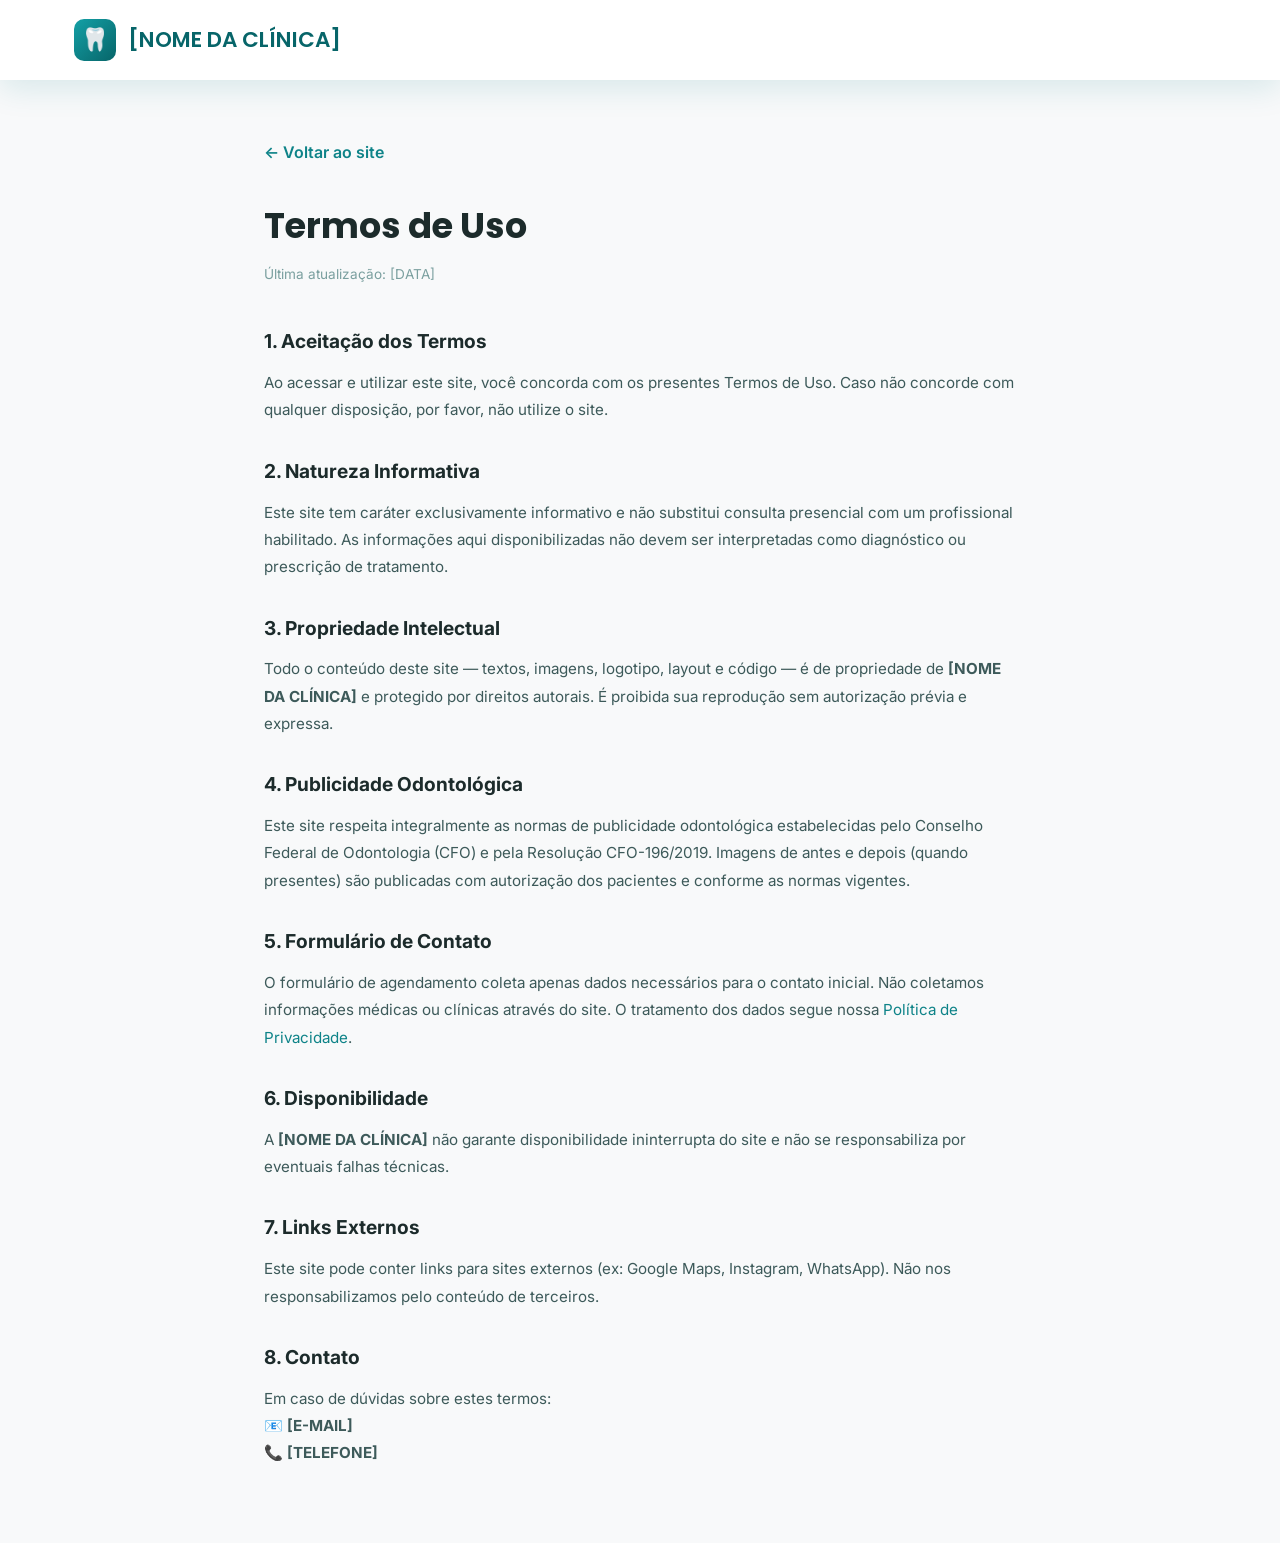
<file: dentista ana clara/termos.html>
<!DOCTYPE html>
<html lang="pt-BR">
<head>
  <meta charset="UTF-8">
  <meta name="viewport" content="width=device-width, initial-scale=1.0">
  <title>Termos de Uso — [NOME DA CLÍNICA]</title>
  <meta name="robots" content="noindex, nofollow">
  <link rel="stylesheet" href="styles.css">
  <style>
    body { padding-top: 80px; }
    .privacy-content { max-width: 800px; margin: 0 auto; padding: 60px 24px; }
    .privacy-content h1 { font-family: var(--font-heading); font-size: 2.2rem; color: var(--text); margin-bottom: 8px; }
    .privacy-content .updated { font-size: .85rem; color: var(--text-muted); margin-bottom: 40px; }
    .privacy-content h2 { font-size: 1.2rem; color: var(--text); margin: 32px 0 12px; }
    .privacy-content p { color: var(--text-light); line-height: 1.8; margin-bottom: 16px; font-size: .95rem; }
    .back-btn { display: inline-flex; align-items: center; gap: 8px; margin-bottom: 32px; color: var(--primary); font-weight: 600; }
  </style>
</head>
<body>
<nav id="navbar" class="scrolled">
  <div class="container">
    <div class="nav-inner">
      <a href="index.html" class="nav-logo" style="color:var(--primary-dark)">
        <div class="nav-logo-icon">🦷</div>
        <span>[NOME DA CLÍNICA]</span>
      </a>
    </div>
  </div>
</nav>

<main class="privacy-content">
  <a href="index.html" class="back-btn">← Voltar ao site</a>
  <h1>Termos de Uso</h1>
  <p class="updated">Última atualização: [DATA]</p>

  <h2>1. Aceitação dos Termos</h2>
  <p>
    Ao acessar e utilizar este site, você concorda com os presentes Termos de Uso. Caso não concorde com qualquer disposição, por favor, não utilize o site.
  </p>

  <h2>2. Natureza Informativa</h2>
  <p>
    Este site tem caráter exclusivamente informativo e não substitui consulta presencial com um profissional habilitado. As informações aqui disponibilizadas não devem ser interpretadas como diagnóstico ou prescrição de tratamento.
  </p>

  <h2>3. Propriedade Intelectual</h2>
  <p>
    Todo o conteúdo deste site — textos, imagens, logotipo, layout e código — é de propriedade de <strong>[NOME DA CLÍNICA]</strong> e protegido por direitos autorais. É proibida sua reprodução sem autorização prévia e expressa.
  </p>

  <h2>4. Publicidade Odontológica</h2>
  <p>
    Este site respeita integralmente as normas de publicidade odontológica estabelecidas pelo Conselho Federal de Odontologia (CFO) e pela Resolução CFO-196/2019. Imagens de antes e depois (quando presentes) são publicadas com autorização dos pacientes e conforme as normas vigentes.
  </p>

  <h2>5. Formulário de Contato</h2>
  <p>
    O formulário de agendamento coleta apenas dados necessários para o contato inicial. Não coletamos informações médicas ou clínicas através do site. O tratamento dos dados segue nossa <a href="privacidade.html" style="color:var(--primary)">Política de Privacidade</a>.
  </p>

  <h2>6. Disponibilidade</h2>
  <p>
    A <strong>[NOME DA CLÍNICA]</strong> não garante disponibilidade ininterrupta do site e não se responsabiliza por eventuais falhas técnicas.
  </p>

  <h2>7. Links Externos</h2>
  <p>
    Este site pode conter links para sites externos (ex: Google Maps, Instagram, WhatsApp). Não nos responsabilizamos pelo conteúdo de terceiros.
  </p>

  <h2>8. Contato</h2>
  <p>
    Em caso de dúvidas sobre estes termos:<br>
    📧 <strong>[E-MAIL]</strong><br>
    📞 <strong>[TELEFONE]</strong>
  </p>
</main>
</body>
</html>
</file>
<file: comercio/styles.css>
/* ================================================================
   LANDING PAGE CORINGA — STYLESHEET PREMIUM
   ================================================================ */

/* ─── GOOGLE FONTS ─────────────────────────────────────────────── */
@import url('https://fonts.googleapis.com/css2?family=Inter:wght@300;400;500;600;700;800;900&family=Outfit:wght@300;400;500;600;700;800;900&display=swap');

/* ─── RESET & TOKENS ────────────────────────────────────────────── */
*, *::before, *::after { box-sizing: border-box; margin: 0; padding: 0; }

:root {
  --primary:        #6C63FF;
  --primary-dark:   #4E46E5;
  --primary-glow:   rgba(108, 99, 255, 0.35);
  --secondary:      #FF6B6B;
  --accent:         #00D4AA;
  --accent-glow:    rgba(0, 212, 170, 0.25);
  --dark:           #0A0A14;
  --dark-2:         #0E0E1C;
  --card:           #12121F;
  --card-border:    rgba(255,255,255,0.07);
  --text-primary:   #F0F0FF;
  --text-secondary: #9090B8;
  --text-muted:     #5A5A8A;
  --gradient-hero:  linear-gradient(135deg, #0A0A14 0%, #0E0A2A 50%, #0A0A14 100%);
  --gradient-card:  linear-gradient(145deg, rgba(108,99,255,0.08), rgba(0,212,170,0.04));
  --gradient-btn:   linear-gradient(135deg, var(--primary), var(--primary-dark));
  --gradient-btn2:  linear-gradient(135deg, var(--secondary), #E84545);
  --radius-sm:      8px;
  --radius-md:      16px;
  --radius-lg:      24px;
  --radius-xl:      32px;
  --shadow-card:    0 8px 40px rgba(0,0,0,0.45);
  --shadow-glow:    0 0 40px var(--primary-glow);
  --transition:     all 0.3s cubic-bezier(0.4, 0, 0.2, 1);
  --font-main:      'Outfit', sans-serif;
  --font-body:      'Inter', sans-serif;
}

html { scroll-behavior: smooth; }

body {
  font-family: var(--font-body);
  background: var(--dark);
  color: var(--text-primary);
  line-height: 1.6;
  overflow-x: hidden;
}

/* ─── SCROLLBAR ─────────────────────────────────────────────────── */
::-webkit-scrollbar { width: 6px; }
::-webkit-scrollbar-track { background: var(--dark); }
::-webkit-scrollbar-thumb { background: var(--primary); border-radius: 3px; }

/* ─── UTILITIES ─────────────────────────────────────────────────── */
.container { max-width: 1200px; margin: 0 auto; padding: 0 24px; }
.section { padding: 100px 0; }
.section-sm { padding: 60px 0; }

.badge {
  display: inline-flex; align-items: center; gap: 8px;
  background: rgba(108,99,255,0.15);
  border: 1px solid rgba(108,99,255,0.35);
  color: var(--primary);
  padding: 6px 16px; border-radius: 100px;
  font-size: 0.8rem; font-weight: 600; letter-spacing: 0.05em;
  text-transform: uppercase;
}
.badge::before { content: ''; width: 6px; height: 6px; background: var(--accent); border-radius: 50%; animation: pulse-dot 2s infinite; }

.section-label {
  display: inline-flex; align-items: center; gap: 8px;
  color: var(--accent); font-size: 0.8rem; font-weight: 700;
  text-transform: uppercase; letter-spacing: 0.1em; margin-bottom: 16px;
}
.section-label::before, .section-label::after {
  content: ''; flex: 1; height: 1px;
  background: linear-gradient(to right, transparent, var(--accent));
}
.section-label::after { background: linear-gradient(to left, transparent, var(--accent)); }

.section-title {
  font-family: var(--font-main);
  font-size: clamp(2rem, 4vw, 3rem);
  font-weight: 800; line-height: 1.15;
  color: var(--text-primary);
  margin-bottom: 20px;
}
.section-title span { color: var(--primary); }
.section-subtitle { color: var(--text-secondary); font-size: 1.1rem; max-width: 600px; line-height: 1.7; }
.text-center { text-align: center; }
.text-center .section-subtitle { margin: 0 auto; }

/* ─── BUTTONS ───────────────────────────────────────────────────── */
.btn {
  display: inline-flex; align-items: center; justify-content: center; gap: 10px;
  padding: 16px 36px; border-radius: var(--radius-md);
  font-family: var(--font-main); font-size: 1rem; font-weight: 700;
  text-decoration: none; border: none; cursor: pointer;
  transition: var(--transition); position: relative; overflow: hidden;
  letter-spacing: 0.02em;
}
.btn::after {
  content: ''; position: absolute; inset: 0;
  background: linear-gradient(135deg, rgba(255,255,255,0.15), transparent);
  opacity: 0; transition: opacity 0.3s;
}
.btn:hover::after { opacity: 1; }

.btn-primary {
  background: var(--gradient-btn); color: #fff;
  box-shadow: 0 8px 30px var(--primary-glow);
}
.btn-primary:hover { transform: translateY(-3px); box-shadow: 0 16px 40px var(--primary-glow); }
.btn-primary:active { transform: translateY(-1px); }

.btn-secondary {
  background: transparent; color: var(--text-primary);
  border: 1px solid rgba(255,255,255,0.2);
}
.btn-secondary:hover { background: rgba(255,255,255,0.05); border-color: var(--primary); transform: translateY(-2px); }

.btn-cta {
  background: var(--gradient-btn2); color: #fff;
  box-shadow: 0 8px 30px rgba(255,107,107,0.35);
  font-size: 1.15rem; padding: 20px 48px;
}
.btn-cta:hover { transform: translateY(-3px); box-shadow: 0 16px 40px rgba(255,107,107,0.5); }

.btn-lg { font-size: 1.2rem; padding: 22px 60px; }
.btn-block { width: 100%; }

/* ─── CARDS ─────────────────────────────────────────────────────── */
.card {
  background: var(--card);
  border: 1px solid var(--card-border);
  border-radius: var(--radius-lg);
  padding: 32px;
  transition: var(--transition);
  position: relative; overflow: hidden;
}
.card::before {
  content: ''; position: absolute; top: 0; left: 0; right: 0; height: 2px;
  background: linear-gradient(to right, transparent, var(--primary), transparent);
  opacity: 0; transition: opacity 0.3s;
}
.card:hover { transform: translateY(-6px); box-shadow: var(--shadow-card); border-color: rgba(108,99,255,0.3); }
.card:hover::before { opacity: 1; }

/* ─── ANIMATIONS ────────────────────────────────────────────────── */
@keyframes pulse-dot { 0%,100%{opacity:1; transform:scale(1);} 50%{opacity:0.5; transform:scale(1.4);} }
@keyframes float { 0%,100%{transform:translateY(0px);} 50%{transform:translateY(-18px);} }
@keyframes glow-pulse { 0%,100%{box-shadow: 0 0 30px var(--primary-glow);} 50%{box-shadow: 0 0 60px var(--primary-glow), 0 0 80px rgba(108,99,255,0.15);} }
@keyframes fade-in-up { from{opacity:0; transform:translateY(30px);} to{opacity:1; transform:translateY(0);} }
@keyframes slide-in-left { from{opacity:0; transform:translateX(-30px);} to{opacity:1; transform:translateX(0);} }
@keyframes slide-in-right { from{opacity:0; transform:translateX(30px);} to{opacity:1; transform:translateX(0);} }
@keyframes shimmer { 0%{background-position:-200% center;} 100%{background-position:200% center;} }
@keyframes rotate-slow { from{transform:rotate(0deg);} to{transform:rotate(360deg);} }
@keyframes bounce-soft { 0%,100%{transform:translateY(0);} 50%{transform:translateY(-8px);} }
@keyframes wapp-bounce { 0%,100%{transform:scale(1);} 50%{transform:scale(1.1);} }

.animate-on-scroll { opacity: 0; transform: translateY(30px); transition: opacity 0.6s ease, transform 0.6s ease; }
.animate-on-scroll.animated { opacity: 1; transform: translateY(0); }
.animate-delay-1 { transition-delay: 0.1s; }
.animate-delay-2 { transition-delay: 0.2s; }
.animate-delay-3 { transition-delay: 0.3s; }
.animate-delay-4 { transition-delay: 0.4s; }
.animate-delay-5 { transition-delay: 0.5s; }

/* ─── GRADIENT TEXT ─────────────────────────────────────────────── */
.gradient-text {
  background: linear-gradient(135deg, var(--primary), var(--accent));
  -webkit-background-clip: text; -webkit-text-fill-color: transparent;
  background-clip: text;
}
.shimmer-text {
  background: linear-gradient(90deg, var(--primary), var(--accent), var(--secondary), var(--primary));
  background-size: 300% auto;
  -webkit-background-clip: text; -webkit-text-fill-color: transparent;
  background-clip: text;
  animation: shimmer 4s linear infinite;
}

/* ─── NAVBAR ────────────────────────────────────────────────────── */
#navbar {
  position: fixed; top: 0; left: 0; right: 0; z-index: 1000;
  padding: 18px 0; transition: var(--transition);
}
#navbar.scrolled {
  background: rgba(10,10,20,0.85);
  backdrop-filter: blur(20px); -webkit-backdrop-filter: blur(20px);
  border-bottom: 1px solid var(--card-border);
  padding: 12px 0;
}
.nav-inner { display: flex; align-items: center; justify-content: space-between; }
.nav-logo {
  font-family: var(--font-main); font-size: 1.4rem; font-weight: 800;
  color: var(--text-primary); text-decoration: none;
  display: flex; align-items: center; gap: 10px;
}
.nav-logo span { color: var(--primary); }
.nav-logo-icon {
  width: 36px; height: 36px; border-radius: 10px;
  background: var(--gradient-btn); display: flex; align-items: center; justify-content: center;
  font-size: 1rem;
}
.nav-links { display: flex; align-items: center; gap: 32px; list-style: none; }
.nav-links a { color: var(--text-secondary); text-decoration: none; font-size: 0.9rem; font-weight: 500; transition: color 0.3s; }
.nav-links a:hover { color: var(--text-primary); }
.nav-cta { padding: 10px 24px; font-size: 0.9rem; }
.hamburger { display: none; flex-direction: column; gap: 5px; cursor: pointer; padding: 4px; }
.hamburger span { width: 24px; height: 2px; background: var(--text-primary); border-radius: 2px; transition: var(--transition); }
.hamburger.active span:nth-child(1) { transform: rotate(45deg) translate(5px, 5px); }
.hamburger.active span:nth-child(2) { opacity: 0; }
.hamburger.active span:nth-child(3) { transform: rotate(-45deg) translate(5px, -5px); }

.mobile-menu {
  display: none; position: fixed; top: 70px; left: 0; right: 0; z-index: 999;
  background: rgba(10,10,20,0.97); backdrop-filter: blur(20px);
  padding: 24px; border-bottom: 1px solid var(--card-border);
}
.mobile-menu.open { display: block; }
.mobile-menu ul { list-style: none; display: flex; flex-direction: column; gap: 20px; }
.mobile-menu a { color: var(--text-secondary); text-decoration: none; font-size: 1rem; font-weight: 500; }
.mobile-menu .btn { margin-top: 16px; }

/* ─── HERO ──────────────────────────────────────────────────────── */
#hero {
  min-height: 100vh; display: flex; align-items: center;
  background: var(--gradient-hero); position: relative; overflow: hidden;
  padding-top: 80px;
}
.hero-bg-grid {
  position: absolute; inset: 0;
  background-image:
    linear-gradient(rgba(108,99,255,0.04) 1px, transparent 1px),
    linear-gradient(90deg, rgba(108,99,255,0.04) 1px, transparent 1px);
  background-size: 60px 60px;
}
.hero-bg-orb-1 {
  position: absolute; width: 600px; height: 600px;
  background: radial-gradient(circle, rgba(108,99,255,0.18) 0%, transparent 70%);
  top: -200px; right: -100px; border-radius: 50%;
  animation: glow-pulse 5s ease-in-out infinite;
}
.hero-bg-orb-2 {
  position: absolute; width: 400px; height: 400px;
  background: radial-gradient(circle, rgba(0,212,170,0.1) 0%, transparent 70%);
  bottom: -100px; left: 100px; border-radius: 50%;
}
.hero-inner { display: grid; grid-template-columns: 1fr 1fr; gap: 60px; align-items: center; position: relative; z-index: 1; }
.hero-content { animation: slide-in-left 0.8s ease forwards; }
.hero-badge { margin-bottom: 24px; }
.hero-title {
  font-family: var(--font-main); font-size: clamp(2.4rem, 5vw, 3.8rem);
  font-weight: 900; line-height: 1.1; margin-bottom: 24px;
}
.hero-subtitle { font-size: 1.15rem; color: var(--text-secondary); line-height: 1.75; margin-bottom: 40px; max-width: 520px; }
.hero-cta-group { display: flex; gap: 16px; flex-wrap: wrap; align-items: center; margin-bottom: 48px; }
.hero-social-proof { display: flex; align-items: center; gap: 16px; }
.hero-avatars { display: flex; }
.hero-avatars span {
  width: 36px; height: 36px; border-radius: 50%;
  border: 2px solid var(--dark); margin-left: -10px;
  display: flex; align-items: center; justify-content: center;
  font-size: 0.75rem; font-weight: 700;
}
.hero-avatars span:first-child { margin-left: 0; }
.avatar-a { background: linear-gradient(135deg, #6C63FF, #4E46E5); }
.avatar-b { background: linear-gradient(135deg, #FF6B6B, #E84545); }
.avatar-c { background: linear-gradient(135deg, #00D4AA, #00A882); }
.avatar-d { background: linear-gradient(135deg, #FFB800, #FF8C00); }
.hero-social-text { font-size: 0.85rem; color: var(--text-secondary); }
.hero-social-text strong { color: var(--text-primary); }

.hero-visual { animation: slide-in-right 0.8s ease forwards; display: flex; justify-content: center; }
.hero-image-wrapper {
  width: 100%; max-width: 500px; aspect-ratio: 1/1;
  background: var(--gradient-card);
  border: 1px solid var(--card-border);
  border-radius: var(--radius-xl);
  display: flex; flex-direction: column; align-items: center; justify-content: center;
  position: relative; overflow: hidden;
  animation: float 5s ease-in-out infinite;
  box-shadow: 0 30px 80px rgba(0,0,0,0.5), 0 0 60px var(--primary-glow);
}
.hero-image-wrapper::before {
  content: ''; position: absolute; top: -2px; left: -2px; right: -2px; bottom: -2px;
  background: linear-gradient(135deg, var(--primary), var(--accent), transparent, transparent);
  border-radius: calc(var(--radius-xl) + 2px); z-index: -1;
}
.hero-image-placeholder { text-align: center; padding: 32px; }
.hero-image-placeholder .icon { font-size: 5rem; opacity: 0.4; display: block; margin-bottom: 16px; }
.hero-image-placeholder p { color: var(--text-muted); font-size: 0.85rem; font-family: monospace; background: rgba(108,99,255,0.1); padding: 8px 16px; border-radius: var(--radius-sm); border: 1px dashed rgba(108,99,255,0.3); }
.hero-floating-badge {
  position: absolute; background: var(--card); border: 1px solid var(--card-border);
  border-radius: var(--radius-md); padding: 12px 16px;
  display: flex; align-items: center; gap: 10px;
  box-shadow: var(--shadow-card); font-size: 0.85rem;
}
.hero-floating-badge.top-left { top: 24px; left: -24px; }
.hero-floating-badge.bottom-right { bottom: 24px; right: -24px; animation-delay: 1s; }
.badge-dot { width: 8px; height: 8px; border-radius: 50%; background: var(--accent); animation: pulse-dot 2s infinite; }

/* ─── TRUST BAR ─────────────────────────────────────────────────── */
#trust-bar {
  background: var(--dark-2); border-top: 1px solid var(--card-border);
  border-bottom: 1px solid var(--card-border); padding: 40px 0;
}
.trust-inner { display: grid; grid-template-columns: repeat(4, 1fr); gap: 24px; text-align: center; }
.trust-item { padding: 16px; }
.trust-number {
  font-family: var(--font-main); font-size: 2.4rem; font-weight: 900;
  line-height: 1; margin-bottom: 6px;
  background: linear-gradient(135deg, var(--primary), var(--accent));
  -webkit-background-clip: text; -webkit-text-fill-color: transparent; background-clip: text;
}
.trust-label { color: var(--text-secondary); font-size: 0.85rem; font-weight: 500; }
.trust-divider { width: 1px; background: var(--card-border); align-self: stretch; display: none; }

/* ─── PROBLEM ───────────────────────────────────────────────────── */
#problem { background: var(--dark); }
.problem-grid { display: grid; grid-template-columns: repeat(2, 1fr); gap: 20px; margin-top: 56px; }
.problem-card {
  background: var(--card); border: 1px solid var(--card-border);
  border-radius: var(--radius-lg); padding: 28px;
  display: flex; align-items: flex-start; gap: 16px;
  transition: var(--transition);
}
.problem-card:hover { transform: translateY(-4px); border-color: rgba(255,107,107,0.3); box-shadow: 0 8px 30px rgba(255,107,107,0.1); }
.problem-icon { font-size: 1.6rem; line-height: 1; flex-shrink: 0; margin-top: 2px; }
.problem-content h3 { font-size: 1rem; font-weight: 700; margin-bottom: 6px; }
.problem-content p { color: var(--text-secondary); font-size: 0.9rem; line-height: 1.6; }
.problem-header { display: grid; grid-template-columns: 1fr 1fr; gap: 48px; align-items: center; }
.problem-image-side { position: relative; }
.problem-img-box {
  background: var(--card); border: 1px solid var(--card-border);
  border-radius: var(--radius-xl); height: 300px;
  display: flex; align-items: center; justify-content: center;
  font-size: 4rem; color: var(--text-muted); flex-direction: column; gap: 12px;
}
.problem-img-box span { font-size: 0.8rem; color: var(--text-muted); font-family: monospace; }

/* ─── SOLUTION ──────────────────────────────────────────────────── */
#solution { background: var(--dark-2); }
.solution-inner { display: grid; grid-template-columns: 1fr 1fr; gap: 80px; align-items: center; }
.solution-text .section-subtitle { margin-bottom: 24px; }
.solution-text p { color: var(--text-secondary); line-height: 1.8; margin-bottom: 16px; }
.solution-text .btn { margin-top: 24px; }
.solution-visual { position: relative; }
.solution-img-box {
  background: var(--gradient-card); border: 1px solid var(--card-border);
  border-radius: var(--radius-xl); min-height: 420px;
  display: flex; align-items: center; justify-content: center;
  flex-direction: column; gap: 12px; font-size: 4rem;
  color: var(--text-muted); position: relative; overflow: hidden;
  box-shadow: 0 30px 80px rgba(0,0,0,0.4);
}
.solution-img-box span { font-size: 0.8rem; color: var(--text-muted); font-family: monospace; }
.solution-badge-float {
  position: absolute; top: -16px; right: -16px;
  background: var(--primary); color: #fff;
  border-radius: var(--radius-md); padding: 12px 20px;
  font-family: var(--font-main); font-weight: 800; font-size: 0.85rem;
  box-shadow: 0 8px 30px var(--primary-glow);
}

/* ─── BENEFITS ──────────────────────────────────────────────────── */
#benefits { background: var(--dark); }
.benefits-grid { display: grid; grid-template-columns: repeat(3, 1fr); gap: 24px; margin-top: 56px; }
.benefit-card { text-align: center; padding: 40px 28px; }
.benefit-icon {
  width: 72px; height: 72px; border-radius: var(--radius-md);
  background: rgba(108,99,255,0.12); border: 1px solid rgba(108,99,255,0.2);
  display: flex; align-items: center; justify-content: center;
  font-size: 2rem; margin: 0 auto 20px;
  transition: var(--transition);
}
.benefit-card:hover .benefit-icon { background: rgba(108,99,255,0.25); transform: scale(1.1); }
.benefit-card h3 { font-family: var(--font-main); font-size: 1.1rem; font-weight: 700; margin-bottom: 10px; }
.benefit-card p { color: var(--text-secondary); font-size: 0.9rem; line-height: 1.65; }

/* ─── HOW IT WORKS ──────────────────────────────────────────────── */
#how-it-works { background: var(--dark-2); }
.steps-wrapper { display: grid; grid-template-columns: repeat(3, 1fr); gap: 32px; margin-top: 60px; position: relative; }
.steps-wrapper::before {
  content: ''; position: absolute; top: 36px; left: calc(16.66% + 16px); right: calc(16.66% + 16px);
  height: 2px; background: linear-gradient(to right, var(--primary), var(--accent));
  z-index: 0;
}
.step-card { text-align: center; position: relative; z-index: 1; }
.step-number {
  width: 72px; height: 72px; border-radius: 50%; margin: 0 auto 24px;
  background: var(--gradient-btn); display: flex; align-items: center; justify-content: center;
  font-family: var(--font-main); font-size: 1.4rem; font-weight: 900; color: #fff;
  box-shadow: 0 8px 30px var(--primary-glow); position: relative;
}
.step-number::after {
  content: ''; position: absolute; inset: -4px;
  border: 2px solid rgba(108,99,255,0.3); border-radius: 50%;
}
.step-card h3 { font-family: var(--font-main); font-size: 1.15rem; font-weight: 700; margin-bottom: 12px; }
.step-card p { color: var(--text-secondary); font-size: 0.9rem; line-height: 1.65; }

/* ─── PRODUCT SHOWCASE ──────────────────────────────────────────── */
#product-showcase { background: var(--dark); }
.showcase-inner { display: grid; grid-template-columns: 1fr 1fr; gap: 80px; align-items: center; }
.showcase-image {
  background: var(--gradient-card); border: 1px solid var(--card-border);
  border-radius: var(--radius-xl); min-height: 480px;
  display: flex; align-items: center; justify-content: center;
  flex-direction: column; gap: 12px; font-size: 5rem;
  color: var(--text-muted); position: relative;
  box-shadow: 0 30px 80px rgba(0,0,0,0.4);
}
.showcase-image span { font-size: 0.8rem; color: var(--text-muted); font-family: monospace; }
.showcase-content .section-label { display: inline-flex; }
.showcase-features { list-style: none; margin: 24px 0 32px; display: flex; flex-direction: column; gap: 14px; }
.showcase-features li { display: flex; align-items: center; gap: 12px; color: var(--text-secondary); font-size: 0.95rem; }
.showcase-features li::before {
  content: '✓'; width: 24px; height: 24px; border-radius: 50%;
  background: rgba(0,212,170,0.15); color: var(--accent);
  display: flex; align-items: center; justify-content: center;
  font-size: 0.75rem; font-weight: 900; flex-shrink: 0;
}
.showcase-tags { display: flex; flex-wrap: wrap; gap: 10px; margin-bottom: 32px; }
.tag {
  background: rgba(108,99,255,0.1); border: 1px solid rgba(108,99,255,0.2);
  color: var(--primary); padding: 6px 14px; border-radius: 100px;
  font-size: 0.8rem; font-weight: 600;
}

/* ─── OFFER ─────────────────────────────────────────────────────── */
#offer { background: var(--dark-2); }
.offer-box {
  max-width: 740px; margin: 56px auto 0;
  background: var(--card); border-radius: var(--radius-xl);
  border: 1px solid rgba(108,99,255,0.3);
  overflow: hidden; box-shadow: 0 30px 80px rgba(0,0,0,0.5), 0 0 40px var(--primary-glow);
  position: relative;
}
.offer-box::before {
  content: ''; position: absolute; top: 0; left: 0; right: 0; height: 3px;
  background: linear-gradient(to right, var(--primary), var(--accent), var(--secondary));
}
.offer-header { padding: 40px 48px 32px; text-align: center; border-bottom: 1px solid var(--card-border); }
.offer-label {
  display: inline-flex; align-items: center; gap: 8px;
  background: rgba(255,107,107,0.15); border: 1px solid rgba(255,107,107,0.3);
  color: var(--secondary); padding: 6px 16px; border-radius: 100px;
  font-size: 0.8rem; font-weight: 700; text-transform: uppercase; letter-spacing: 0.05em;
  margin-bottom: 24px;
}
.offer-price { margin: 20px 0; }
.offer-original { color: var(--text-muted); font-size: 1.1rem; text-decoration: line-through; margin-bottom: 8px; }
.offer-current { font-family: var(--font-main); font-size: 3.5rem; font-weight: 900; line-height: 1; }
.offer-current span { font-size: 1.5rem; vertical-align: top; margin-top: 8px; display: inline-block; }
.offer-installments { color: var(--text-secondary); font-size: 1rem; margin-top: 8px; }
.offer-body { padding: 32px 48px; }
.offer-items { list-style: none; display: flex; flex-direction: column; gap: 14px; margin-bottom: 32px; }
.offer-items li { display: flex; align-items: center; gap: 12px; font-size: 0.95rem; }
.offer-items li::before {
  content: '✓'; min-width: 24px; height: 24px; border-radius: 50%;
  background: rgba(0,212,170,0.15); color: var(--accent);
  display: flex; align-items: center; justify-content: center;
  font-size: 0.75rem; font-weight: 900;
}
.offer-security { margin-top: 20px; text-align: center; color: var(--text-muted); font-size: 0.85rem; display: flex; align-items: center; justify-content: center; gap: 8px; }
.offer-guarantee-strip {
  background: rgba(0,212,170,0.07); border-top: 1px solid rgba(0,212,170,0.15);
  padding: 20px 48px; text-align: center;
  color: var(--accent); font-size: 0.9rem; font-weight: 600;
  display: flex; align-items: center; justify-content: center; gap: 8px;
}

/* ─── TESTIMONIALS ──────────────────────────────────────────────── */
#testimonials { background: var(--dark); }
.testimonials-grid { display: grid; grid-template-columns: repeat(3, 1fr); gap: 24px; margin-top: 56px; }
.testimonial-card { padding: 28px; }
.testimonial-header { display: flex; align-items: center; gap: 14px; margin-bottom: 16px; }
.testimonial-avatar {
  width: 48px; height: 48px; border-radius: 50%;
  display: flex; align-items: center; justify-content: center;
  font-size: 1.3rem; flex-shrink: 0;
}
.testimonial-info h4 { font-size: 0.95rem; font-weight: 700; margin-bottom: 2px; }
.testimonial-info span { color: var(--text-muted); font-size: 0.8rem; }
.testimonial-stars { color: #FFB800; font-size: 0.9rem; margin-bottom: 12px; letter-spacing: 2px; }
.testimonial-text { color: var(--text-secondary); font-size: 0.9rem; line-height: 1.7; font-style: italic; }
.testimonial-text::before { content: '"'; color: var(--primary); font-size: 2rem; line-height: 0; vertical-align: -0.5em; margin-right: 4px; }

/* ─── COMPARISON ────────────────────────────────────────────────── */
#comparison { background: var(--dark-2); }
.comparison-table { max-width: 860px; margin: 56px auto 0; }
.comparison-header { display: grid; grid-template-columns: 1fr 1fr 1fr; gap: 0; margin-bottom: 0; }
.comp-col-label { padding: 20px 24px; font-weight: 700; font-size: 0.95rem; }
.comp-col-label.traditional { background: rgba(255,255,255,0.03); border-radius: var(--radius-md) var(--radius-md) 0 0; text-align: center; color: var(--text-muted); }
.comp-col-label.product { background: rgba(108,99,255,0.12); border: 1px solid rgba(108,99,255,0.3); border-bottom: none; border-radius: var(--radius-md) var(--radius-md) 0 0; text-align: center; color: var(--primary); font-size: 1rem; }
.comp-col-label.feature-col { padding-left: 0; }
.comparison-body { border-radius: 0 0 var(--radius-lg) var(--radius-lg); overflow: hidden; }
.comp-row { display: grid; grid-template-columns: 1fr 1fr 1fr; border-bottom: 1px solid var(--card-border); }
.comp-row:last-child { border-bottom: none; }
.comp-cell { padding: 16px 24px; display: flex; align-items: center; gap: 8px; font-size: 0.9rem; }
.comp-cell.feature-name { color: var(--text-secondary); font-weight: 500; }
.comp-cell.traditional { background: rgba(255,255,255,0.02); justify-content: center; color: var(--secondary); }
.comp-cell.product { background: rgba(108,99,255,0.07); justify-content: center; color: var(--accent); font-weight: 600; }
.check-y { color: var(--accent); } .check-n { color: var(--secondary); }

/* ─── GUARANTEE ─────────────────────────────────────────────────── */
#guarantee { background: var(--dark); }
.guarantee-inner { display: flex; align-items: center; gap: 80px; max-width: 860px; margin: 0 auto; padding-top: 56px; }
.guarantee-badge {
  flex-shrink: 0; width: 180px; height: 180px; border-radius: 50%;
  background: var(--gradient-card); border: 3px solid rgba(0,212,170,0.4);
  display: flex; flex-direction: column; align-items: center; justify-content: center;
  box-shadow: 0 0 40px var(--accent-glow); animation: glow-pulse 4s ease-in-out infinite;
}
.guarantee-badge .days { font-family: var(--font-main); font-size: 2.8rem; font-weight: 900; color: var(--accent); line-height: 1; }
.guarantee-badge .days-label { font-size: 0.8rem; color: var(--text-secondary); font-weight: 600; text-transform: uppercase; letter-spacing: 0.05em; }
.guarantee-badge .shield { font-size: 2rem; }
.guarantee-content h2 { font-family: var(--font-main); font-size: 2rem; font-weight: 800; margin-bottom: 16px; }
.guarantee-content p { color: var(--text-secondary); line-height: 1.75; margin-bottom: 12px; }

/* ─── FAQ ───────────────────────────────────────────────────────── */
#faq { background: var(--dark-2); }
.faq-wrapper { max-width: 760px; margin: 56px auto 0; }
.faq-item { border: 1px solid var(--card-border); border-radius: var(--radius-md); margin-bottom: 12px; overflow: hidden; transition: var(--transition); }
.faq-item.open { border-color: rgba(108,99,255,0.4); box-shadow: 0 4px 20px rgba(108,99,255,0.1); }
.faq-question {
  padding: 20px 24px; display: flex; align-items: center; justify-content: space-between;
  cursor: pointer; font-weight: 600; font-size: 0.95rem;
  transition: background 0.3s; user-select: none;
}
.faq-question:hover { background: rgba(108,99,255,0.05); }
.faq-item.open .faq-question { background: rgba(108,99,255,0.07); color: var(--primary); }
.faq-icon { font-size: 1.2rem; transition: transform 0.3s; color: var(--primary); flex-shrink: 0; }
.faq-item.open .faq-icon { transform: rotate(45deg); }
.faq-answer { max-height: 0; overflow: hidden; transition: max-height 0.4s ease; }
.faq-answer-inner { padding: 0 24px 20px; color: var(--text-secondary); font-size: 0.9rem; line-height: 1.75; }

/* ─── FINAL CTA ─────────────────────────────────────────────────── */
#final-cta {
  background: var(--dark); padding: 120px 0;
  position: relative; overflow: hidden;
}
.final-cta-bg {
  position: absolute; inset: 0;
  background: radial-gradient(ellipse 80% 60% at 50% 50%, rgba(108,99,255,0.12) 0%, transparent 70%);
}
.final-cta-content { position: relative; z-index: 1; text-align: center; max-width: 720px; margin: 0 auto; }
.final-cta-content .section-title { margin-bottom: 20px; }
.final-cta-content .section-subtitle { margin: 0 auto 48px; }
.final-cta-group { display: flex; flex-direction: column; align-items: center; gap: 16px; }
.final-security { color: var(--text-muted); font-size: 0.85rem; display: flex; align-items: center; gap: 8px; }

/* ─── FOOTER ────────────────────────────────────────────────────── */
#footer { background: var(--dark-2); border-top: 1px solid var(--card-border); padding: 64px 0 32px; }
.footer-grid { display: grid; grid-template-columns: 2fr 1fr 1fr 1fr; gap: 48px; margin-bottom: 48px; }
.footer-brand .nav-logo { margin-bottom: 16px; display: inline-flex; }
.footer-brand p { color: var(--text-muted); font-size: 0.9rem; line-height: 1.65; max-width: 280px; }
.footer-social { display: flex; gap: 12px; margin-top: 20px; }
.social-icon {
  width: 38px; height: 38px; border-radius: var(--radius-sm);
  background: rgba(255,255,255,0.05); border: 1px solid var(--card-border);
  display: flex; align-items: center; justify-content: center;
  text-decoration: none; font-size: 0.9rem; transition: var(--transition);
}
.social-icon:hover { background: rgba(108,99,255,0.2); border-color: var(--primary); transform: translateY(-2px); }
.footer-col h4 { font-family: var(--font-main); font-size: 0.9rem; font-weight: 700; margin-bottom: 16px; color: var(--text-primary); text-transform: uppercase; letter-spacing: 0.05em; }
.footer-col ul { list-style: none; display: flex; flex-direction: column; gap: 10px; }
.footer-col a { color: var(--text-muted); text-decoration: none; font-size: 0.9rem; transition: color 0.3s; }
.footer-col a:hover { color: var(--primary); }
.footer-bottom { border-top: 1px solid var(--card-border); padding-top: 24px; display: flex; align-items: center; justify-content: space-between; flex-wrap: wrap; gap: 12px; }
.footer-bottom p { color: var(--text-muted); font-size: 0.8rem; }
.footer-legal { color: var(--text-muted); font-size: 0.75rem; }

/* ─── WHATSAPP FLOAT ────────────────────────────────────────────── */
#wapp-float {
  position: fixed; bottom: 28px; right: 28px; z-index: 1000;
  display: flex; align-items: center; gap: 12px;
}
.wapp-btn {
  background: #25D366; color: #fff; border: none; cursor: pointer;
  width: 60px; height: 60px; border-radius: 50%;
  display: flex; align-items: center; justify-content: center;
  font-size: 1.6rem; box-shadow: 0 8px 30px rgba(37,211,102,0.4);
  text-decoration: none; transition: var(--transition);
  animation: wapp-bounce 3s ease-in-out infinite;
}
.wapp-btn:hover { transform: scale(1.12); box-shadow: 0 12px 40px rgba(37,211,102,0.6); }
.wapp-label {
  background: var(--card); border: 1px solid var(--card-border);
  padding: 10px 16px; border-radius: var(--radius-md);
  font-size: 0.85rem; font-weight: 600; white-space: nowrap;
  box-shadow: var(--shadow-card); opacity: 0; transform: translateX(10px);
  transition: var(--transition); pointer-events: none;
}
#wapp-float:hover .wapp-label { opacity: 1; transform: translateX(0); }

/* ─── SECTION SPECIFIC BG ───────────────────────────────────────── */
.section-alt { background: var(--dark-2); }

/* ─── RESPONSIVE — OTIMIZAÇÕES MOBILE PREMIUM ────────────────────── */
@media (max-width: 1024px) {
  .benefits-grid { grid-template-columns: repeat(2, 1fr); }
  .testimonials-grid { grid-template-columns: repeat(2, 1fr); }
  .footer-grid { grid-template-columns: 1fr 1fr; }
}

@media (max-width: 768px) {
  .container { padding: 0 18px; }
  .section { padding: 60px 0; }
  .nav-links { display: none; }
  .nav-cta.desktop-only { display: none; }
  .hamburger { display: flex; }
  .mobile-menu { top: 70px; padding: 20px 18px; max-height: calc(100vh - 70px); overflow-y: auto; }

  /* Hero */
  .hero-inner { grid-template-columns: 1fr; gap: 32px; padding: 85px 0 40px; text-align: center; }
  .hero-visual { order: -1; display: flex; justify-content: center; width: 100%; }
  .hero-image-wrapper { max-width: 300px; margin: 0 auto; border-radius: var(--radius-lg); }
  .hero-floating-badge { display: none; }
  .hero-title { font-size: clamp(1.9rem, 7vw, 2.5rem); line-height: 1.2; }
  .hero-subtitle { font-size: 0.98rem; line-height: 1.6; margin: 0 auto 24px; }
  .hero-cta-group { flex-direction: column; width: 100%; gap: 12px; }
  .btn-primary, .btn-secondary, .btn { width: 100%; justify-content: center; min-height: 50px; font-size: 0.98rem; }

  /* Trust */
  .trust-inner { grid-template-columns: 1fr 1fr; gap: 16px; padding: 24px 0; }
  .trust-item { padding: 10px; }

  /* Problem & Solution */
  .problem-header { grid-template-columns: 1fr; text-align: center; }
  .problem-image-side { display: none; }
  .problem-grid { grid-template-columns: 1fr; gap: 16px; }
  .solution-inner { grid-template-columns: 1fr; gap: 32px; }
  .showcase-inner { grid-template-columns: 1fr; gap: 28px; }
  .benefits-grid { grid-template-columns: 1fr; gap: 16px; }
  .steps-wrapper { grid-template-columns: 1fr; gap: 24px; }
  .steps-wrapper::before { display: none; }
  .testimonials-grid { grid-template-columns: 1fr; gap: 16px; }

  /* Comparison */
  .comparison-header { grid-template-columns: 1.2fr 1fr 1fr; }
  .comp-cell { font-size: 0.8rem; padding: 12px 10px; }

  /* Guarantee */
  .guarantee-inner { flex-direction: column; text-align: center; gap: 28px; }
  .guarantee-badge { width: 140px; height: 140px; }
  .guarantee-badge .days { font-size: 2.2rem; }

  /* Offer Card */
  .offer-header { padding: 24px 18px; }
  .offer-body { padding: 20px 16px; }
  .offer-guarantee-strip { padding: 16px 18px; }
  .offer-current { font-size: 2.4rem; }

  /* Inputs iOS Fix (16px previne zoom) */
  input, select, textarea { font-size: 16px !important; }

  /* Footer */
  .footer-grid { grid-template-columns: 1fr; gap: 28px; }
  .footer-bottom { flex-direction: column; text-align: center; gap: 12px; }
  .final-cta-group .btn { width: 100%; }

  /* WhatsApp Float */
  #wapp-float { bottom: 18px; right: 18px; }
  .wapp-label { display: none; }
  .wapp-btn { width: 54px; height: 54px; font-size: 1.5rem; }
}

@media (max-width: 480px) {
  .trust-inner { grid-template-columns: 1fr 1fr; }
  .hero-title { font-size: 1.85rem; }
  .offer-current { font-size: 2.1rem; }
}
</file>
<file: dentista ana clara/styles.css>
/* ============================================================
   DENTISTA — LANDING PAGE PREMIUM
   Design System & Styles
   ============================================================ */

/* ── Google Fonts — Poppins + Inter (Briefing Dra. Ana Clara) ── */
@import url('https://fonts.googleapis.com/css2?family=Poppins:ital,wght@0,300;0,400;0,500;0,600;0,700;0,800;1,400&family=Inter:wght@300;400;500;600;700&display=swap');

/* ── CSS Variables (sync com config.js via JS) ── */
/* ── Identidade Visual: Turquesa Petróleo + Dourado Champagne ── */
:root {
  --primary:       #0E8388;   /* Turquesa Petróleo */
  --primary-dark:  #076569;
  --primary-light: #14a0a6;
  --secondary:     #E8F7F7;   /* Turquesa muito claro */
  --accent:        #C5A880;   /* Dourado Champagne */
  --accent-2:      #a8895f;   /* Dourado mais escuro */
  --text:          #1C2B2B;   /* Verde-escuro quase preto */
  --text-light:    #3d5a5a;
  --text-muted:    #7a9f9f;
  --bg:            #F8F9FA;   /* Branco Gelo */
  --bg-soft:       #EEF8F8;
  --bg-dark:       #0a1f1f;
  --white:         #ffffff;
  --border:        #c8e8e8;
  --success:       #22c55e;
  --shadow-sm:     0 2px 8px rgba(14,131,136,.08);
  --shadow-md:     0 8px 32px rgba(14,131,136,.14);
  --shadow-lg:     0 20px 60px rgba(14,131,136,.20);
  --shadow-xl:     0 30px 80px rgba(14,131,136,.24);
  --radius:        12px;
  --radius-lg:     20px;
  --radius-xl:     32px;
  --transition:    all .3s cubic-bezier(.4,0,.2,1);
  --font-body:     'Inter', sans-serif;
  --font-heading:  'Poppins', sans-serif;
}

/* ── Reset ── */
*, *::before, *::after { box-sizing: border-box; margin: 0; padding: 0; }
html { scroll-behavior: smooth; }
body {
  font-family: var(--font-body);
  color: var(--text);
  background: var(--bg);
  line-height: 1.6;
  overflow-x: hidden;
}
img { max-width: 100%; display: block; }
a  { text-decoration: none; color: inherit; }
ul { list-style: none; }
button { cursor: pointer; font-family: inherit; border: none; outline: none; }

/* ── Utility ── */
.container { max-width: 1180px; margin: 0 auto; padding: 0 24px; }
.section    { padding: 96px 0; }
.section-sm { padding: 60px 0; }
.text-center { text-align: center; }
.sr-only { position:absolute; width:1px; height:1px; overflow:hidden; clip:rect(0,0,0,0); }

/* ── Section Labels ── */
.section-label {
  display: inline-flex;
  align-items: center;
  gap: 8px;
  font-size: .75rem;
  font-weight: 700;
  letter-spacing: .14em;
  text-transform: uppercase;
  color: var(--accent);
  background: linear-gradient(135deg,rgba(0,180,216,.1),rgba(10,111,168,.08));
  border: 1px solid rgba(0,180,216,.2);
  padding: 6px 16px;
  border-radius: 50px;
  margin-bottom: 16px;
}

/* ── Section Titles ── */
.section-title {
  font-family: var(--font-heading);
  font-size: clamp(1.9rem, 4vw, 2.7rem);
  font-weight: 700;
  color: var(--text);
  line-height: 1.25;
  margin-bottom: 16px;
}
.section-title span { color: var(--primary); }
.section-subtitle {
  font-size: 1.05rem;
  color: var(--text-light);
  max-width: 560px;
  margin: 0 auto 56px;
  line-height: 1.7;
}

/* ── Buttons ── */
.btn {
  display: inline-flex;
  align-items: center;
  gap: 8px;
  padding: 14px 28px;
  border-radius: 50px;
  font-weight: 700;
  font-size: .93rem;
  letter-spacing: .04em;
  transition: var(--transition);
  white-space: nowrap;
}
.btn-primary {
  background: linear-gradient(135deg, var(--primary-light), var(--primary-dark));
  color: var(--white);
  box-shadow: 0 4px 20px rgba(14,131,136,.35);
}
.btn-primary:hover {
  transform: translateY(-2px);
  box-shadow: 0 8px 30px rgba(14,131,136,.45);
}
.btn-outline {
  background: transparent;
  color: var(--primary);
  border: 2px solid var(--primary);
}
.btn-outline:hover {
  background: var(--primary);
  color: var(--white);
  transform: translateY(-2px);
}
.btn-white {
  background: var(--white);
  color: var(--primary);
  box-shadow: var(--shadow-md);
}
.btn-white:hover { transform: translateY(-2px); box-shadow: var(--shadow-lg); }
.btn-ghost {
  background: rgba(255,255,255,.15);
  color: var(--white);
  border: 2px solid rgba(255,255,255,.4);
  backdrop-filter: blur(8px);
}
.btn-ghost:hover { background: var(--white); color: var(--primary); }
.btn-wa {
  background: linear-gradient(135deg,#25d366,#128c7e);
  color: var(--white);
  box-shadow: 0 4px 20px rgba(37,211,102,.35);
}
.btn-wa:hover { transform:translateY(-2px); box-shadow:0 8px 30px rgba(37,211,102,.45); }
.btn-lg { padding: 18px 36px; font-size: 1rem; }

/* ============================================================
   NAVBAR
   ============================================================ */
#navbar {
  position: fixed;
  top: 0; left: 0; right: 0;
  z-index: 1000;
  padding: 0;
  transition: var(--transition);
  background: transparent;
}
#navbar.scrolled {
  background: rgba(255,255,255,.96);
  backdrop-filter: blur(20px);
  box-shadow: var(--shadow-md);
}
.nav-inner {
  display: flex;
  align-items: center;
  justify-content: space-between;
  height: 80px;
  gap: 24px;
}
.nav-logo {
  display: flex;
  align-items: center;
  gap: 12px;
  font-family: var(--font-heading);
  font-size: 1.35rem;
  font-weight: 600;
  color: var(--white);
  transition: var(--transition);
}
#navbar.scrolled .nav-logo { color: var(--primary-dark); }
.nav-logo img { height: 42px; width: auto; border-radius: 8px; }
.nav-logo-icon {
  width: 42px; height: 42px;
  background: linear-gradient(135deg, var(--primary-light), var(--primary-dark));
  border-radius: 10px;
  display: flex; align-items: center; justify-content: center;
  font-size: 1.4rem;
}
.nav-links {
  display: flex;
  align-items: center;
  gap: 4px;
}
.nav-links a {
  font-size: .87rem;
  font-weight: 600;
  letter-spacing: .03em;
  padding: 8px 14px;
  border-radius: 8px;
  color: rgba(255,255,255,.9);
  transition: var(--transition);
}
#navbar.scrolled .nav-links a { color: var(--text-light); }
.nav-links a:hover, #navbar.scrolled .nav-links a:hover {
  color: var(--primary);
  background: var(--secondary);
}
.nav-cta {
  background: linear-gradient(135deg,var(--accent),var(--primary));
  color: var(--white) !important;
  padding: 10px 20px !important;
  border-radius: 50px !important;
}
.nav-cta:hover { transform: translateY(-1px); box-shadow: 0 4px 16px rgba(10,111,168,.4); }
.hamburger {
  display: none;
  flex-direction: column;
  gap: 5px;
  background: none;
  padding: 6px;
  border-radius: 8px;
}
.hamburger span {
  display: block;
  width: 24px; height: 2px;
  background: var(--white);
  transition: var(--transition);
  border-radius: 2px;
}
#navbar.scrolled .hamburger span { background: var(--text); }
.hamburger.active span:nth-child(1) { transform: rotate(45deg) translate(5px,5px); }
.hamburger.active span:nth-child(2) { opacity: 0; }
.hamburger.active span:nth-child(3) { transform: rotate(-45deg) translate(5px,-5px); }

/* Mobile nav */
.mobile-menu {
  display: none;
  position: fixed;
  top: 80px; left: 0; right: 0;
  background: rgba(255,255,255,.98);
  backdrop-filter: blur(20px);
  border-bottom: 1px solid var(--border);
  box-shadow: var(--shadow-lg);
  z-index: 999;
  flex-direction: column;
  padding: 16px;
  gap: 4px;
  animation: slideDown .3s ease;
}
.mobile-menu.open { display: flex; }
.mobile-menu a {
  font-size: 1rem;
  font-weight: 600;
  color: var(--text);
  padding: 14px 16px;
  border-radius: var(--radius);
  transition: var(--transition);
}
.mobile-menu a:hover { background: var(--secondary); color: var(--primary); }
.mobile-menu .btn { width: 100%; justify-content: center; margin-top: 8px; }

/* ============================================================
   HERO
   ============================================================ */
#hero {
  min-height: 100vh;
  background: linear-gradient(135deg, #0a1f1f 0%, #0b4a4e 45%, #0E8388 100%);
  position: relative;
  display: flex;
  align-items: center;
  overflow: hidden;
}
#hero::before {
  content: '';
  position: absolute;
  inset: 0;
  background:
    radial-gradient(ellipse 60% 70% at 70% 50%, rgba(197,168,128,.12) 0%, transparent 70%),
    radial-gradient(ellipse 40% 40% at 20% 80%, rgba(14,131,136,.25) 0%, transparent 60%);
}
.hero-grid {
  display: grid;
  grid-template-columns: 1fr 1fr;
  align-items: center;
  gap: 64px;
  padding: 120px 0 80px;
  position: relative;
  z-index: 1;
}
.hero-content { max-width: 600px; }
.hero-badge {
  display: inline-flex;
  align-items: center;
  gap: 8px;
  background: rgba(255,255,255,.1);
  border: 1px solid rgba(255,255,255,.2);
  color: rgba(255,255,255,.9);
  font-size: .8rem;
  font-weight: 700;
  letter-spacing: .12em;
  text-transform: uppercase;
  padding: 8px 18px;
  border-radius: 50px;
  margin-bottom: 28px;
  backdrop-filter: blur(8px);
}
.hero-specialty {
  font-size: .8rem;
  font-weight: 700;
  letter-spacing: .15em;
  text-transform: uppercase;
  color: var(--accent);
  margin-bottom: 12px;
}
.hero-title {
  font-family: var(--font-heading);
  font-size: clamp(2.4rem, 5vw, 3.8rem);
  font-weight: 700;
  color: var(--white);
  line-height: 1.15;
  margin-bottom: 24px;
}
.hero-title span {
  background: linear-gradient(135deg, var(--accent), #e8d5b0);
  -webkit-background-clip: text;
  -webkit-text-fill-color: transparent;
  background-clip: text;
}
.hero-subtitle {
  font-size: 1.1rem;
  color: rgba(255,255,255,.78);
  margin-bottom: 40px;
  line-height: 1.75;
  max-width: 500px;
}
.hero-btns { display: flex; flex-wrap: wrap; gap: 14px; margin-bottom: 48px; }
.hero-trust {
  display: flex;
  flex-direction: column;
  gap: 10px;
  padding-top: 24px;
  border-top: 1px solid rgba(255,255,255,.15);
}
.trust-item {
  display: flex;
  align-items: center;
  gap: 10px;
  font-size: .88rem;
  color: rgba(255,255,255,.85);
  font-weight: 500;
}
.trust-icon {
  width: 22px; height: 22px;
  background: var(--success);
  border-radius: 50%;
  display: flex; align-items: center; justify-content: center;
  font-size: .7rem;
  color: var(--white);
  flex-shrink: 0;
}
/* Hero image */
.hero-image-wrap {
  position: relative;
  display: flex;
  justify-content: flex-end;
}
.hero-photo-card {
  position: relative;
  border-radius: var(--radius-xl);
  overflow: hidden;
  box-shadow: var(--shadow-xl);
  width: 420px;
  max-width: 100%;
}
.hero-photo-card img {
  width: 100%;
  height: 540px;
  object-fit: cover;
  object-position: top;
}
.hero-card-badge {
  position: absolute;
  bottom: 20px; left: 20px; right: 20px;
  background: rgba(255,255,255,.95);
  backdrop-filter: blur(12px);
  border-radius: var(--radius);
  padding: 16px 20px;
  display: flex;
  align-items: center;
  gap: 14px;
  box-shadow: var(--shadow-md);
}
.hero-card-stars { color: #f59e0b; font-size: 1rem; letter-spacing: 2px; }
.hero-card-text { font-size: .82rem; }
.hero-card-text strong { display: block; font-weight: 700; color: var(--text); }
.hero-card-text span { color: var(--text-light); }
.hero-float-tag {
  position: absolute;
  top: 28px; left: -20px;
  background: linear-gradient(135deg,var(--accent),var(--primary));
  color: var(--white);
  border-radius: var(--radius);
  padding: 14px 18px;
  font-size: .82rem;
  font-weight: 700;
  box-shadow: var(--shadow-md);
  text-align: center;
  line-height: 1.3;
}
.hero-float-tag strong { font-size: 1.5rem; display: block; }

/* ============================================================
   STATS STRIP
   ============================================================ */
#stats {
  background: linear-gradient(135deg, #076569, #0E8388, #14a0a6);
  padding: 0;
}
.stats-inner {
  display: grid;
  grid-template-columns: repeat(4,1fr);
  text-align: center;
}
.stat-item {
  padding: 40px 24px;
  position: relative;
  border-right: 1px solid rgba(255,255,255,.15);
}
.stat-item:last-child { border-right: none; }
.stat-stars { color: #f59e0b; font-size: 1rem; letter-spacing: 2px; margin-bottom: 6px; }
.stat-number {
  font-family: var(--font-heading);
  font-size: 2.6rem;
  font-weight: 700;
  color: var(--white);
  line-height: 1;
  margin-bottom: 6px;
}
.stat-label {
  font-size: .82rem;
  color: rgba(255,255,255,.75);
  font-weight: 600;
  letter-spacing: .08em;
  text-transform: uppercase;
}

/* ============================================================
   ABOUT
   ============================================================ */
#about { background: var(--bg-soft); }

/* Accent dourado para bordas e detalhes de destaque */
.about-info-item { border-left-color: var(--accent) !important; }
.about-grid {
  display: grid;
  grid-template-columns: 1fr 1fr;
  gap: 80px;
  align-items: center;
}
.about-img-wrap {
  position: relative;
}
.about-img-main {
  border-radius: var(--radius-xl);
  overflow: hidden;
  box-shadow: var(--shadow-lg);
}
.about-img-main img {
  width: 100%;
  height: 560px;
  object-fit: cover;
  object-position: top;
  transition: transform .6s ease;
}
.about-img-main:hover img { transform: scale(1.03); }
.about-cro-badge {
  position: absolute;
  bottom: -20px; right: -20px;
  background: linear-gradient(135deg,var(--primary-light),var(--primary-dark));
  color: var(--white);
  border-radius: var(--radius);
  padding: 18px 22px;
  font-weight: 700;
  font-size: .85rem;
  box-shadow: var(--shadow-md);
  text-align: center;
  line-height: 1.4;
}
.about-cro-badge strong { font-size: 1rem; display: block; }
.about-content { padding-left: 20px; }
.about-info-grid {
  display: grid;
  grid-template-columns: 1fr 1fr;
  gap: 12px;
  margin: 28px 0 36px;
}
.about-info-item {
  background: var(--white);
  border-radius: var(--radius);
  padding: 14px 16px;
  border-left: 3px solid var(--primary);
  box-shadow: var(--shadow-sm);
}
.about-info-item .label { font-size: .72rem; color: var(--text-muted); font-weight: 700; letter-spacing: .08em; text-transform: uppercase; }
.about-info-item .value { font-size: .92rem; color: var(--text); font-weight: 600; margin-top: 2px; }

/* ============================================================
   TREATMENTS
   ============================================================ */
#treatments { background: var(--bg); }
.treatments-grid {
  display: grid;
  grid-template-columns: repeat(4,1fr);
  gap: 20px;
}
.treatment-card {
  background: var(--white);
  border-radius: var(--radius-lg);
  padding: 28px 22px;
  border: 1px solid var(--border);
  box-shadow: var(--shadow-sm);
  transition: var(--transition);
  position: relative;
  overflow: hidden;
  cursor: pointer;
}
.treatment-card::before {
  content: '';
  position: absolute;
  top: 0; left: 0;
  width: 100%; height: 3px;
  background: linear-gradient(90deg,var(--accent),var(--primary));
  transform: scaleX(0);
  transition: var(--transition);
  transform-origin: left;
}
.treatment-card:hover::before { transform: scaleX(1); }
.treatment-card:hover {
  transform: translateY(-6px);
  box-shadow: var(--shadow-lg);
  border-color: transparent;
}
.treatment-icon {
  font-size: 2.2rem;
  margin-bottom: 14px;
  display: block;
}
.treatment-name {
  font-weight: 700;
  font-size: 1rem;
  color: var(--text);
  margin-bottom: 8px;
}
.treatment-desc {
  font-size: .85rem;
  color: var(--text-light);
  line-height: 1.6;
  margin-bottom: 14px;
}
.treatment-benefits { margin-bottom: 18px; }
.treatment-benefits li {
  font-size: .8rem;
  color: var(--text-light);
  display: flex;
  align-items: center;
  gap: 6px;
  margin-bottom: 4px;
}
.treatment-benefits li::before {
  content: '✓';
  color: var(--success);
  font-weight: 700;
}
.treatment-btn {
  font-size: .8rem;
  font-weight: 700;
  color: var(--primary);
  display: flex;
  align-items: center;
  gap: 4px;
  transition: var(--transition);
}
.treatment-btn:hover { color: var(--accent); gap: 8px; }

/* Treatment Modal */
.modal-overlay {
  display: none;
  position: fixed;
  inset: 0;
  background: rgba(13,27,42,.7);
  z-index: 2000;
  align-items: center;
  justify-content: center;
  backdrop-filter: blur(6px);
  padding: 20px;
}
.modal-overlay.open { display: flex; }
.modal-box {
  background: var(--white);
  border-radius: var(--radius-xl);
  max-width: 640px;
  width: 100%;
  max-height: 90vh;
  overflow-y: auto;
  box-shadow: var(--shadow-xl);
  animation: modalIn .35s cubic-bezier(.34,1.56,.64,1);
}
.modal-header {
  padding: 32px 32px 0;
  display: flex;
  justify-content: space-between;
  align-items: flex-start;
}
.modal-close {
  background: var(--bg-soft);
  border-radius: 50%;
  width: 36px; height: 36px;
  display: flex; align-items: center; justify-content: center;
  font-size: 1.2rem;
  color: var(--text-light);
  flex-shrink: 0;
  transition: var(--transition);
}
.modal-close:hover { background: var(--border); color: var(--text); }
.modal-body { padding: 20px 32px 32px; }
.modal-icon { font-size: 3rem; margin-bottom: 8px; }
.modal-name {
  font-family: var(--font-heading);
  font-size: 1.8rem;
  color: var(--text);
  margin-bottom: 12px;
}
.modal-desc { color: var(--text-light); margin-bottom: 24px; line-height: 1.7; }
.modal-section { margin-bottom: 20px; }
.modal-section h4 {
  font-weight: 700;
  font-size: .85rem;
  letter-spacing: .1em;
  text-transform: uppercase;
  color: var(--primary);
  margin-bottom: 10px;
}
.modal-benefits { display: flex; flex-direction: column; gap: 8px; }
.modal-benefit {
  display: flex;
  align-items: center;
  gap: 10px;
  font-size: .92rem;
  color: var(--text);
}
.modal-benefit::before { content:'✓'; color:var(--success); font-weight:700; font-size:1rem; }

/* ============================================================
   CTA BANNER
   ============================================================ */
.cta-banner {
  background: linear-gradient(135deg, #0a1f1f, #0b4a4e, #0E8388);
  padding: 80px 0;
  text-align: center;
  position: relative;
  overflow: hidden;
}
.cta-banner::before {
  content: '';
  position: absolute;
  inset: 0;
  background: radial-gradient(ellipse 80% 80% at 50% 50%, rgba(197,168,128,.1) 0%, transparent 70%);
}
.cta-banner-content { position: relative; z-index: 1; }
.cta-banner h2 {
  font-family: var(--font-heading);
  font-size: clamp(1.8rem,4vw,2.8rem);
  color: var(--white);
  margin-bottom: 16px;
}
.cta-banner p { color: rgba(255,255,255,.8); font-size: 1.05rem; margin-bottom: 36px; max-width: 520px; margin-left: auto; margin-right: auto; }
.cta-banner-btns { display: flex; gap: 14px; justify-content: center; flex-wrap: wrap; }

/* ============================================================
   GALLERY
   ============================================================ */
#gallery { background: var(--bg-soft); }
.gallery-filters {
  display: flex;
  gap: 10px;
  justify-content: center;
  flex-wrap: wrap;
  margin-bottom: 40px;
}
.gallery-filter-btn {
  padding: 8px 20px;
  border-radius: 50px;
  font-size: .85rem;
  font-weight: 600;
  background: var(--white);
  color: var(--text-light);
  border: 1px solid var(--border);
  transition: var(--transition);
}
.gallery-filter-btn.active, .gallery-filter-btn:hover {
  background: var(--primary);
  color: var(--white);
  border-color: var(--primary);
}
.gallery-grid {
  display: grid;
  grid-template-columns: repeat(3,1fr);
  gap: 16px;
}
.gallery-item {
  border-radius: var(--radius);
  overflow: hidden;
  cursor: pointer;
  aspect-ratio: 4/3;
  position: relative;
}
.gallery-item img {
  width: 100%; height: 100%;
  object-fit: cover;
  transition: transform .5s ease;
}
.gallery-item-overlay {
  position: absolute;
  inset: 0;
  background: linear-gradient(180deg,transparent 50%,rgba(10,111,168,.75));
  opacity: 0;
  transition: var(--transition);
  display: flex;
  align-items: flex-end;
  padding: 16px;
}
.gallery-item:hover .gallery-item-overlay { opacity: 1; }
.gallery-item:hover img { transform: scale(1.06); }
.gallery-item-caption { color: var(--white); font-size: .85rem; font-weight: 600; }

/* Lightbox */
.lightbox {
  display: none;
  position: fixed;
  inset: 0;
  background: rgba(0,0,0,.92);
  z-index: 3000;
  align-items: center;
  justify-content: center;
  backdrop-filter: blur(4px);
}
.lightbox.open { display: flex; }
.lightbox img { max-width: 90vw; max-height: 85vh; border-radius: var(--radius); box-shadow: var(--shadow-xl); }
.lightbox-close {
  position: absolute;
  top: 20px; right: 20px;
  background: rgba(255,255,255,.15);
  border-radius: 50%;
  width: 44px; height: 44px;
  display: flex; align-items: center; justify-content: center;
  font-size: 1.4rem;
  color: var(--white);
  transition: var(--transition);
}
.lightbox-close:hover { background: rgba(255,255,255,.3); }

/* ============================================================
   BEFORE / AFTER
   ============================================================ */
#results { background: var(--bg); }
.before-after-empty {
  background: var(--bg-soft);
  border: 2px dashed var(--border);
  border-radius: var(--radius-lg);
  padding: 60px 40px;
  text-align: center;
  color: var(--text-muted);
  max-width: 560px;
  margin: 0 auto;
}
.before-after-empty h3 { color: var(--text-light); margin-bottom: 8px; font-size: 1.1rem; }
.before-after-notice {
  text-align: center;
  font-size: .82rem;
  color: var(--text-muted);
  margin-top: 32px;
  font-style: italic;
}
/* Before/after slider */
.ba-slider {
  position: relative;
  border-radius: var(--radius-lg);
  overflow: hidden;
  max-width: 700px;
  margin: 0 auto;
  user-select: none;
  box-shadow: var(--shadow-lg);
}
.ba-slider img { width: 100%; display: block; height: 420px; object-fit: cover; }
.ba-after { position: absolute; inset: 0; clip-path: inset(0 50% 0 0); }
.ba-after img { position: absolute; inset: 0; width: 100%; height: 100%; object-fit: cover; }
.ba-handle {
  position: absolute;
  top: 0; bottom: 0;
  left: 50%;
  width: 3px;
  background: var(--white);
  cursor: ew-resize;
}
.ba-handle::before {
  content: '◀ ▶';
  position: absolute;
  top: 50%; left: 50%;
  transform: translate(-50%,-50%);
  background: var(--white);
  color: var(--primary);
  border-radius: 50px;
  padding: 8px 12px;
  font-size: .7rem;
  font-weight: 700;
  letter-spacing: 2px;
  box-shadow: var(--shadow-md);
  white-space: nowrap;
}
.ba-labels { display: flex; justify-content: space-between; margin-top: 12px; }
.ba-label {
  font-size: .8rem;
  font-weight: 700;
  letter-spacing: .1em;
  text-transform: uppercase;
  padding: 4px 14px;
  border-radius: 50px;
}
.ba-label.before { background: #fef3c7; color: #92400e; }
.ba-label.after  { background: #dcfce7; color: #14532d; }

/* ============================================================
   STRUCTURE
   ============================================================ */
#structure { background: var(--bg-soft); }
.structure-grid {
  display: grid;
  grid-template-columns: repeat(3,1fr);
  gap: 20px;
}
.structure-card {
  border-radius: var(--radius-lg);
  overflow: hidden;
  position: relative;
  aspect-ratio: 4/3;
  box-shadow: var(--shadow-md);
  cursor: pointer;
}
.structure-card img { width: 100%; height: 100%; object-fit: cover; transition: transform .5s ease; }
.structure-card:hover img { transform: scale(1.05); }
.structure-card-info {
  position: absolute;
  bottom: 0; left: 0; right: 0;
  padding: 20px 18px 18px;
  background: linear-gradient(0deg,rgba(13,27,42,.85),transparent);
}
.structure-card-info h4 { color: var(--white); font-size: .95rem; font-weight: 700; }
.structure-card-info p { color: rgba(255,255,255,.8); font-size: .78rem; }
.structure-badges {
  display: grid;
  grid-template-columns: repeat(4,1fr);
  gap: 16px;
  margin-top: 40px;
}
.structure-badge {
  background: var(--white);
  border-radius: var(--radius);
  padding: 20px 16px;
  text-align: center;
  box-shadow: var(--shadow-sm);
}
.structure-badge-icon { font-size: 1.8rem; margin-bottom: 8px; }
.structure-badge h4 { font-size: .88rem; color: var(--text); font-weight: 700; }
.structure-badge p { font-size: .78rem; color: var(--text-light); margin-top: 4px; }

/* ============================================================
   TEAM
   ============================================================ */
#team { background: var(--bg); }
.team-grid {
  display: grid;
  grid-template-columns: repeat(3,1fr);
  gap: 24px;
}
.team-card {
  background: var(--white);
  border-radius: var(--radius-lg);
  overflow: hidden;
  box-shadow: var(--shadow-sm);
  border: 1px solid var(--border);
  transition: var(--transition);
  text-align: center;
}
.team-card:hover { transform: translateY(-4px); box-shadow: var(--shadow-md); }
.team-card-photo {
  height: 280px;
  overflow: hidden;
  background: var(--secondary);
}
.team-card-photo img { width: 100%; height: 100%; object-fit: cover; object-position: top; transition: transform .5s ease; }
.team-card:hover .team-card-photo img { transform: scale(1.04); }
.team-card-info { padding: 20px; }
.team-card-name { font-weight: 700; font-size: 1rem; color: var(--text); margin-bottom: 4px; }
.team-card-role { font-size: .85rem; color: var(--primary); font-weight: 600; margin-bottom: 4px; }
.team-card-specialty { font-size: .8rem; color: var(--text-light); }
.team-card-cro { font-size: .78rem; color: var(--text-muted); margin-top: 6px; }

/* ============================================================
   TESTIMONIALS
   ============================================================ */
#testimonials { background: var(--bg-soft); }
.testimonials-grid {
  display: grid;
  grid-template-columns: repeat(3,1fr);
  gap: 20px;
}
.testimonial-card {
  background: var(--white);
  border-radius: var(--radius-lg);
  padding: 28px;
  box-shadow: var(--shadow-sm);
  border: 1px solid var(--border);
  transition: var(--transition);
  position: relative;
}
.testimonial-card:hover { transform: translateY(-4px); box-shadow: var(--shadow-md); }
.testimonial-card::before {
  content: '"';
  position: absolute;
  top: 16px; right: 24px;
  font-family: var(--font-heading);
  font-size: 5rem;
  color: var(--secondary);
  line-height: 1;
}
.testimonial-stars { color: #f59e0b; font-size: .95rem; letter-spacing: 2px; margin-bottom: 14px; }
.testimonial-text { font-size: .93rem; color: var(--text-light); line-height: 1.7; margin-bottom: 20px; font-style: italic; }
.testimonial-author { display: flex; align-items: center; gap: 12px; }
.testimonial-avatar {
  width: 44px; height: 44px;
  border-radius: 50%;
  background: linear-gradient(135deg,var(--primary-light),var(--accent));
  display: flex; align-items: center; justify-content: center;
  color: var(--white);
  font-weight: 700;
  font-size: 1.1rem;
  flex-shrink: 0;
}
.testimonial-name { font-weight: 700; font-size: .9rem; color: var(--text); }
.testimonial-treatment { font-size: .78rem; color: var(--text-muted); }
.testimonials-empty {
  background: var(--white);
  border: 2px dashed var(--border);
  border-radius: var(--radius-lg);
  padding: 60px 40px;
  text-align: center;
  color: var(--text-muted);
  grid-column: 1/-1;
}
.testimonials-cta { text-align: center; margin-top: 36px; }

/* ============================================================
   LOCATION / MAP
   ============================================================ */
#location { background: var(--bg); }
.location-grid {
  display: grid;
  grid-template-columns: 1fr 1.5fr;
  gap: 48px;
  align-items: start;
}
.location-info h2 {
  font-family: var(--font-heading);
  font-size: 1.6rem;
  color: var(--text);
  margin-bottom: 24px;
}
.location-detail {
  display: flex;
  align-items: flex-start;
  gap: 14px;
  margin-bottom: 20px;
  padding: 16px;
  background: var(--bg-soft);
  border-radius: var(--radius);
  border-left: 3px solid var(--primary);
}
.location-detail-icon {
  font-size: 1.3rem;
  flex-shrink: 0;
  margin-top: 2px;
}
.location-detail-text .label { font-size: .72rem; color: var(--text-muted); font-weight: 700; letter-spacing: .08em; text-transform: uppercase; }
.location-detail-text .value { font-size: .93rem; color: var(--text); font-weight: 600; margin-top: 2px; line-height: 1.4; }
.map-container {
  border-radius: var(--radius-lg);
  overflow: hidden;
  box-shadow: var(--shadow-md);
  height: 380px;
  background: var(--secondary);
  display: flex; align-items: center; justify-content: center;
}
.map-container iframe { width: 100%; height: 100%; border: 0; }
.map-placeholder {
  text-align: center;
  color: var(--text-muted);
  padding: 40px;
}
.map-placeholder .map-icon { font-size: 3rem; margin-bottom: 12px; }
.map-placeholder p { font-size: .9rem; }

/* ============================================================
   HOURS
   ============================================================ */
#hours { background: var(--bg-soft); }
.hours-grid {
  display: grid;
  grid-template-columns: repeat(7,1fr);
  gap: 12px;
  max-width: 900px;
  margin: 0 auto;
}
.hours-card {
  background: var(--white);
  border-radius: var(--radius);
  padding: 18px 12px;
  text-align: center;
  box-shadow: var(--shadow-sm);
  border: 1px solid var(--border);
  transition: var(--transition);
}
.hours-card.open { border-color: var(--primary); }
.hours-card:hover { transform: translateY(-3px); box-shadow: var(--shadow-md); }
.hours-day { font-size: .72rem; font-weight: 700; letter-spacing: .08em; text-transform: uppercase; color: var(--text-muted); margin-bottom: 8px; }
.hours-time { font-size: .82rem; font-weight: 600; color: var(--text); line-height: 1.4; }
.hours-badge {
  display: inline-block;
  font-size: .65rem;
  font-weight: 700;
  padding: 2px 8px;
  border-radius: 50px;
  margin-top: 6px;
}
.hours-badge.aberto { background: rgba(34,197,94,.1); color: var(--success); }
.hours-badge.fechado { background: rgba(239,68,68,.1); color: #ef4444; }

/* ============================================================
   BOOKING FORM
   ============================================================ */
#booking { background: linear-gradient(135deg,#f0f9ff,var(--secondary)); }
.booking-grid {
  display: grid;
  grid-template-columns: 1.2fr 1fr;
  gap: 64px;
  align-items: center;
}
.booking-info { }
.booking-info h2 {
  font-family: var(--font-heading);
  font-size: clamp(1.8rem,3.5vw,2.6rem);
  color: var(--text);
  margin-bottom: 16px;
}
.booking-info p { color: var(--text-light); line-height: 1.75; margin-bottom: 28px; }
.booking-features { display: flex; flex-direction: column; gap: 12px; }
.booking-feature {
  display: flex;
  align-items: center;
  gap: 10px;
  font-size: .9rem;
  color: var(--text);
  font-weight: 500;
}
.booking-feature-icon {
  width: 32px; height: 32px;
  background: var(--secondary);
  border-radius: 8px;
  display: flex; align-items: center; justify-content: center;
  font-size: .9rem;
  flex-shrink: 0;
}
.booking-form-card {
  background: var(--white);
  border-radius: var(--radius-xl);
  padding: 36px 32px;
  box-shadow: var(--shadow-xl);
  border: 1px solid var(--border);
}
.form-group { margin-bottom: 16px; }
.form-group label {
  display: block;
  font-size: .8rem;
  font-weight: 700;
  color: var(--text);
  margin-bottom: 6px;
  letter-spacing: .03em;
}
.form-group label span { color: #ef4444; }
.form-control {
  width: 100%;
  padding: 12px 16px;
  border: 1.5px solid var(--border);
  border-radius: var(--radius);
  font-size: .92rem;
  font-family: inherit;
  color: var(--text);
  background: var(--bg-soft);
  transition: var(--transition);
  outline: none;
}
.form-control:focus { border-color: var(--primary); background: var(--white); box-shadow: 0 0 0 3px rgba(10,111,168,.1); }
.form-control::placeholder { color: var(--text-muted); }
select.form-control { cursor: pointer; }
.form-row { display: grid; grid-template-columns: 1fr 1fr; gap: 12px; }
.form-submit {
  display: flex;
  flex-direction: column;
  gap: 10px;
  margin-top: 20px;
}
.form-submit .btn { width: 100%; justify-content: center; }
.form-lgpd {
  font-size: .75rem;
  color: var(--text-muted);
  text-align: center;
  margin-top: 8px;
  line-height: 1.5;
}
.form-lgpd a { color: var(--primary); text-decoration: underline; }

/* ============================================================
   PAYMENT
   ============================================================ */
#payment { background: var(--bg); }
.payment-grid {
  display: flex;
  flex-wrap: wrap;
  gap: 16px;
  justify-content: center;
  margin-top: 48px;
}
.payment-badge {
  display: flex;
  align-items: center;
  gap: 10px;
  background: var(--bg-soft);
  border: 1px solid var(--border);
  border-radius: var(--radius);
  padding: 14px 20px;
  font-size: .9rem;
  font-weight: 600;
  color: var(--text);
  transition: var(--transition);
}
.payment-badge:hover { border-color: var(--primary); color: var(--primary); box-shadow: var(--shadow-sm); }
.payment-badge .pay-icon { font-size: 1.4rem; }

/* ============================================================
   DIFFERENTIALS
   ============================================================ */
#differentials { background: var(--bg-soft); }
.differentials-grid {
  display: grid;
  grid-template-columns: repeat(3,1fr);
  gap: 20px;
}
.differential-card {
  background: var(--white);
  border-radius: var(--radius-lg);
  padding: 28px 24px;
  box-shadow: var(--shadow-sm);
  border: 1px solid var(--border);
  transition: var(--transition);
  position: relative;
  overflow: hidden;
}
.differential-card::after {
  content: '';
  position: absolute;
  bottom: 0; left: 0; right: 0;
  height: 3px;
  background: linear-gradient(90deg,var(--primary-light),var(--accent));
  transform: scaleX(0);
  transition: var(--transition);
  transform-origin: left;
}
.differential-card:hover::after { transform: scaleX(1); }
.differential-card:hover { transform: translateY(-4px); box-shadow: var(--shadow-md); }
.differential-icon {
  font-size: 2rem;
  margin-bottom: 14px;
  display: flex;
  width: 56px; height: 56px;
  background: linear-gradient(135deg,var(--secondary),rgba(0,180,216,.08));
  border-radius: var(--radius);
  align-items: center; justify-content: center;
}
.differential-title { font-weight: 700; font-size: .97rem; color: var(--text); margin-bottom: 8px; }
.differential-desc { font-size: .85rem; color: var(--text-light); line-height: 1.6; }

/* ============================================================
   FAQ
   ============================================================ */
#faq { background: var(--bg); }
.faq-list { max-width: 780px; margin: 0 auto; display: flex; flex-direction: column; gap: 12px; }
.faq-item {
  background: var(--white);
  border-radius: var(--radius);
  border: 1px solid var(--border);
  overflow: hidden;
  transition: var(--transition);
}
.faq-item.open { border-color: var(--primary); box-shadow: var(--shadow-sm); }
.faq-question {
  display: flex;
  justify-content: space-between;
  align-items: center;
  padding: 20px 24px;
  cursor: pointer;
  gap: 16px;
  transition: var(--transition);
}
.faq-question:hover { background: var(--bg-soft); }
.faq-question-text { font-weight: 600; font-size: .95rem; color: var(--text); }
.faq-item.open .faq-question-text { color: var(--primary); }
.faq-icon {
  width: 28px; height: 28px;
  border-radius: 50%;
  background: var(--secondary);
  display: flex; align-items: center; justify-content: center;
  font-size: 1rem;
  color: var(--primary);
  flex-shrink: 0;
  transition: var(--transition);
}
.faq-item.open .faq-icon { background: var(--primary); color: var(--white); transform: rotate(45deg); }
.faq-answer {
  display: none;
  padding: 0 24px 20px;
  font-size: .92rem;
  color: var(--text-light);
  line-height: 1.7;
}
.faq-item.open .faq-answer { display: block; }

/* ============================================================
   CONTACT
   ============================================================ */
#contact { background: var(--bg-soft); }
.contact-grid {
  display: grid;
  grid-template-columns: repeat(3,1fr);
  gap: 20px;
}
.contact-card {
  background: var(--white);
  border-radius: var(--radius-lg);
  padding: 28px;
  box-shadow: var(--shadow-sm);
  border: 1px solid var(--border);
  text-align: center;
  transition: var(--transition);
}
.contact-card:hover { transform: translateY(-4px); box-shadow: var(--shadow-md); border-color: var(--primary); }
.contact-card a { color: inherit; }
.contact-card-icon {
  font-size: 2.2rem;
  margin-bottom: 12px;
  width: 64px; height: 64px;
  background: var(--secondary);
  border-radius: var(--radius);
  display: flex; align-items: center; justify-content: center;
  margin: 0 auto 14px;
}
.contact-card-label { font-size: .75rem; font-weight: 700; color: var(--text-muted); letter-spacing: .1em; text-transform: uppercase; margin-bottom: 6px; }
.contact-card-value { font-weight: 600; color: var(--text); font-size: .95rem; }

/* ============================================================
   FOOTER
   ============================================================ */
#footer {
  background: #0a1f1f;
  color: rgba(255,255,255,.8);
  padding: 72px 0 0;
}
.footer-grid {
  display: grid;
  grid-template-columns: 1.8fr 1fr 1fr 1.2fr;
  gap: 48px;
  padding-bottom: 48px;
  border-bottom: 1px solid rgba(255,255,255,.1);
}
.footer-brand .footer-logo {
  font-family: var(--font-heading);
  font-size: 1.4rem;
  font-weight: 600;
  color: var(--white);
  margin-bottom: 14px;
  display: flex;
  align-items: center;
  gap: 10px;
}
.footer-brand p { font-size: .88rem; line-height: 1.7; max-width: 280px; color: rgba(255,255,255,.65); margin-bottom: 20px; }
.footer-social { display: flex; gap: 10px; }
.social-link {
  width: 38px; height: 38px;
  background: rgba(255,255,255,.08);
  border-radius: 8px;
  display: flex; align-items: center; justify-content: center;
  font-size: 1rem;
  color: rgba(255,255,255,.7);
  transition: var(--transition);
}
.social-link:hover { background: var(--primary); color: var(--white); transform: translateY(-2px); }
.footer-col h4 {
  font-size: .85rem;
  font-weight: 700;
  letter-spacing: .1em;
  text-transform: uppercase;
  color: rgba(255,255,255,.5);
  margin-bottom: 16px;
}
.footer-col ul { display: flex; flex-direction: column; gap: 10px; }
.footer-col ul li a {
  font-size: .88rem;
  color: rgba(255,255,255,.7);
  transition: var(--transition);
}
.footer-col ul li a:hover { color: var(--white); padding-left: 4px; }
.footer-contact-item {
  display: flex;
  align-items: flex-start;
  gap: 10px;
  margin-bottom: 12px;
  font-size: .88rem;
  color: rgba(255,255,255,.7);
}
.footer-contact-item .icon { flex-shrink: 0; font-size: 1rem; margin-top: 1px; }
.footer-bottom {
  display: flex;
  justify-content: space-between;
  align-items: center;
  padding: 20px 0;
  flex-wrap: wrap;
  gap: 12px;
}
.footer-bottom-text { font-size: .8rem; color: rgba(255,255,255,.4); }
.footer-bottom-links { display: flex; gap: 20px; }
.footer-bottom-links a { font-size: .8rem; color: rgba(255,255,255,.4); transition: var(--transition); }
.footer-bottom-links a:hover { color: rgba(255,255,255,.8); }

/* ============================================================
   WHATSAPP FLOATING BUTTON
   ============================================================ */
#wa-float {
  position: fixed;
  bottom: 28px;
  right: 28px;
  z-index: 900;
  display: flex;
  align-items: center;
  gap: 12px;
  animation: fadeInUp .5s .8s both;
}
.wa-tooltip {
  background: var(--white);
  color: var(--text);
  font-size: .82rem;
  font-weight: 600;
  padding: 8px 14px;
  border-radius: var(--radius);
  box-shadow: var(--shadow-md);
  white-space: nowrap;
  opacity: 0;
  transform: translateX(10px);
  transition: var(--transition);
}
#wa-float:hover .wa-tooltip { opacity: 1; transform: translateX(0); }
.wa-btn {
  width: 60px; height: 60px;
  background: linear-gradient(135deg,#25d366,#128c7e);
  border-radius: 50%;
  display: flex; align-items: center; justify-content: center;
  font-size: 1.8rem;
  box-shadow: 0 4px 20px rgba(37,211,102,.5);
  transition: var(--transition);
  color: var(--white);
  animation: pulse 2.5s infinite;
}
.wa-btn:hover { transform: scale(1.1); }

/* ============================================================
   ANIMATIONS
   ============================================================ */
@keyframes fadeInUp {
  from { opacity:0; transform:translateY(30px); }
  to   { opacity:1; transform:translateY(0); }
}
@keyframes slideDown {
  from { opacity:0; transform:translateY(-10px); }
  to   { opacity:1; transform:translateY(0); }
}
@keyframes modalIn {
  from { opacity:0; transform:scale(.94) translateY(10px); }
  to   { opacity:1; transform:scale(1) translateY(0); }
}
@keyframes pulse {
  0%, 100% { box-shadow: 0 4px 20px rgba(37,211,102,.5); }
  50%       { box-shadow: 0 4px 40px rgba(37,211,102,.75); }
}

/* Scroll-triggered */
.fade-in-up {
  opacity: 0;
  transform: translateY(30px);
  transition: opacity .6s ease, transform .6s ease;
}
.fade-in-up.visible {
  opacity: 1;
  transform: translateY(0);
}
.fade-in-up.delay-1 { transition-delay: .1s; }
.fade-in-up.delay-2 { transition-delay: .2s; }
.fade-in-up.delay-3 { transition-delay: .3s; }
.fade-in-up.delay-4 { transition-delay: .4s; }
.fade-in-up.delay-5 { transition-delay: .5s; }

/* ============================================================
   RESPONSIVE — OTIMIZAÇÕES MOBILE PREMIUM
   ============================================================ */
@media (max-width: 1024px) {
  .treatments-grid { grid-template-columns: repeat(2, 1fr); }
  .footer-grid     { grid-template-columns: 1fr 1fr; }
  .hours-grid      { grid-template-columns: repeat(4, 1fr); }
  .stats-inner     { grid-template-columns: repeat(2, 1fr); }
  .stat-item:nth-child(2) { border-right: none; }
}

@media (max-width: 768px) {
  .container       { padding: 0 18px; }
  .section         { padding: 64px 0; }
  .section-sm      { padding: 44px 0; }
  
  /* Navbar no Mobile */
  #navbar {
    background: rgba(10, 31, 31, 0.96) !important;
    backdrop-filter: blur(16px);
    border-bottom: 1px solid rgba(255, 255, 255, 0.08);
  }
  .nav-inner       { height: 68px; }
  .nav-logo        { font-size: 1.15rem; color: var(--white) !important; }
  .nav-links       { display: none; }
  .hamburger       { display: flex; }
  .hamburger span  { background: var(--white) !important; }
  .mobile-menu     { top: 68px; padding: 20px 18px; max-height: calc(100vh - 68px); overflow-y: auto; }
  
  /* Hero no Mobile — Perfeitamente enquadrado */
  .hero-grid {
    grid-template-columns: 1fr;
    gap: 28px;
    padding: 95px 0 40px;
    text-align: center;
  }
  .hero-content { max-width: 100%; }
  .hero-badge { margin-bottom: 16px; font-size: 0.75rem; padding: 6px 14px; }
  .hero-specialty { margin-bottom: 8px; font-size: 0.75rem; }
  .hero-title {
    font-size: clamp(1.8rem, 6.5vw, 2.4rem);
    line-height: 1.22;
    margin-bottom: 14px;
  }
  .hero-subtitle {
    font-size: 0.95rem;
    line-height: 1.6;
    margin: 0 auto 24px;
    max-width: 100%;
  }
  .hero-btns {
    flex-direction: column;
    width: 100%;
    gap: 10px;
    margin-bottom: 28px;
  }
  .hero-btns .btn {
    width: 100%;
    justify-content: center;
    padding: 15px 20px;
    font-size: 0.95rem;
  }
  .hero-trust {
    text-align: left;
    gap: 10px;
    padding-top: 18px;
  }
  .trust-item { font-size: 0.82rem; }

  /* Foto do Hero adaptada para celular */
  .hero-image-wrap {
    display: flex;
    justify-content: center;
    width: 100%;
    margin-top: 10px;
  }
  .hero-photo-card {
    width: 100%;
    max-width: 300px;
    border-radius: var(--radius-lg);
  }
  .hero-photo-card img {
    height: 360px;
    object-position: center top;
  }
  .hero-float-tag {
    top: 12px;
    left: -8px;
    padding: 8px 12px;
    font-size: 0.7rem;
  }
  .hero-float-tag strong { font-size: 1.1rem; }
  .hero-card-badge {
    bottom: 10px;
    left: 10px;
    right: 10px;
    padding: 10px 12px;
  }

  /* Estatísticas 2x2 — Impecável sem nenhum corte lateral */
  .stats-inner {
    grid-template-columns: 1fr 1fr;
    width: 100%;
    box-sizing: border-box;
  }
  .stat-item {
    padding: 20px 8px;
    box-sizing: border-box;
    overflow: hidden;
  }
  .stat-item:nth-child(1), .stat-item:nth-child(2) {
    border-bottom: 1px solid rgba(255,255,255,0.15);
  }
  .stat-item:nth-child(2) { border-right: none; }
  .stat-item:nth-child(4) { border-right: none; }
  .stat-stars { font-size: 0.85rem; margin-bottom: 4px; }
  .stat-number {
    font-size: clamp(1.6rem, 5vw, 2.1rem);
    white-space: nowrap;
    overflow: hidden;
    text-overflow: ellipsis;
    line-height: 1.1;
  }
  .stat-label {
    font-size: 0.72rem;
    line-height: 1.25;
    white-space: normal;
  }

  /* Sobre */
  .about-grid { grid-template-columns: 1fr; gap: 36px; }
  .about-content { padding-left: 0; text-align: left; }
  .about-img-main img { height: 380px; }
  .about-cro-badge { bottom: -12px; right: 10px; padding: 12px 16px; font-size: 0.78rem; }
  .about-info-grid { grid-template-columns: 1fr 1fr; gap: 10px; margin: 20px 0 28px; }
  .about-info-item { padding: 12px; }
  .about-info-item .value { font-size: 0.85rem; }
  .about-content .btn { width: 100%; justify-content: center; }

  /* Tratamentos */
  .treatments-grid { grid-template-columns: 1fr; gap: 16px; }
  .treatment-card { padding: 22px 18px; }
  
  /* Filtros da Galeria com scroll horizontal suave */
  .gallery-filters {
    display: flex;
    overflow-x: auto;
    white-space: nowrap;
    padding-bottom: 10px;
    justify-content: flex-start;
    -webkit-overflow-scrolling: touch;
    gap: 8px;
    margin-bottom: 24px;
  }
  .gallery-filters::-webkit-scrollbar { display: none; }
  .gallery-filter-btn { padding: 8px 16px; font-size: 0.82rem; flex-shrink: 0; }
  .gallery-grid { grid-template-columns: 1fr 1fr; gap: 12px; }

  /* Estrutura */
  .structure-grid { grid-template-columns: 1fr; gap: 16px; }
  .structure-badges { grid-template-columns: 1fr 1fr; gap: 12px; }
  .structure-badge { padding: 16px 12px; }

  /* Equipe & Depoimentos */
  .team-grid { grid-template-columns: 1fr; gap: 20px; }
  .testimonials-grid { grid-template-columns: 1fr; gap: 16px; }

  /* Localização & Mapa */
  .location-grid { grid-template-columns: 1fr; gap: 32px; }
  .map-container { height: 280px; }
  .location-grid .btn { width: 100%; justify-content: center; }

  /* Horários */
  .hours-grid { grid-template-columns: repeat(2, 1fr); gap: 10px; }
  .hours-card { padding: 14px 10px; }

  /* Formulário de Agendamento */
  .booking-grid { grid-template-columns: 1fr; gap: 36px; }
  .booking-form-card { padding: 24px 18px; border-radius: var(--radius-lg); }
  .form-row { grid-template-columns: 1fr; gap: 0; }
  .form-control {
    font-size: 16px !important; /* Previne zoom indesejado no iOS Safari */
    padding: 14px;
  }
  .form-submit .btn { width: 100%; justify-content: center; }

  /* Diferenciais & FAQ */
  .differentials-grid { grid-template-columns: 1fr; gap: 14px; }
  .differential-card { padding: 22px 18px; }
  .faq-question { padding: 16px 18px; }
  .faq-question-text { font-size: 0.9rem; }
  .faq-answer { padding: 0 18px 16px; font-size: 0.88rem; }

  /* Contatos & Footer */
  .contact-grid { grid-template-columns: 1fr; gap: 12px; }
  .contact-card { padding: 20px; }
  .cta-banner { padding: 56px 0; }
  .cta-banner-btns { flex-direction: column; width: 100%; }
  .cta-banner-btns .btn { width: 100%; justify-content: center; }
  .footer-grid { grid-template-columns: 1fr; gap: 32px; }
  .footer-bottom { flex-direction: column; text-align: center; gap: 16px; }
  .footer-bottom-links { justify-content: center; }

  /* WhatsApp Float no Mobile */
  #wa-float {
    bottom: 18px;
    right: 18px;
  }
  .wa-tooltip { display: none; }
  .wa-btn { width: 54px; height: 54px; font-size: 1.6rem; }

  /* Modais no celular */
  .modal-box { padding: 0; border-radius: var(--radius-lg); max-height: 85vh; }
  .modal-header { padding: 20px 20px 0; }
  .modal-body { padding: 16px 20px 24px; }
  .modal-name { font-size: 1.4rem; }
}

@media (max-width: 480px) {
  .about-info-grid { grid-template-columns: 1fr; }
  .gallery-grid { grid-template-columns: 1fr; }
  .structure-badges { grid-template-columns: 1fr; }
  .hours-grid { grid-template-columns: 1fr; }
}
</file>
